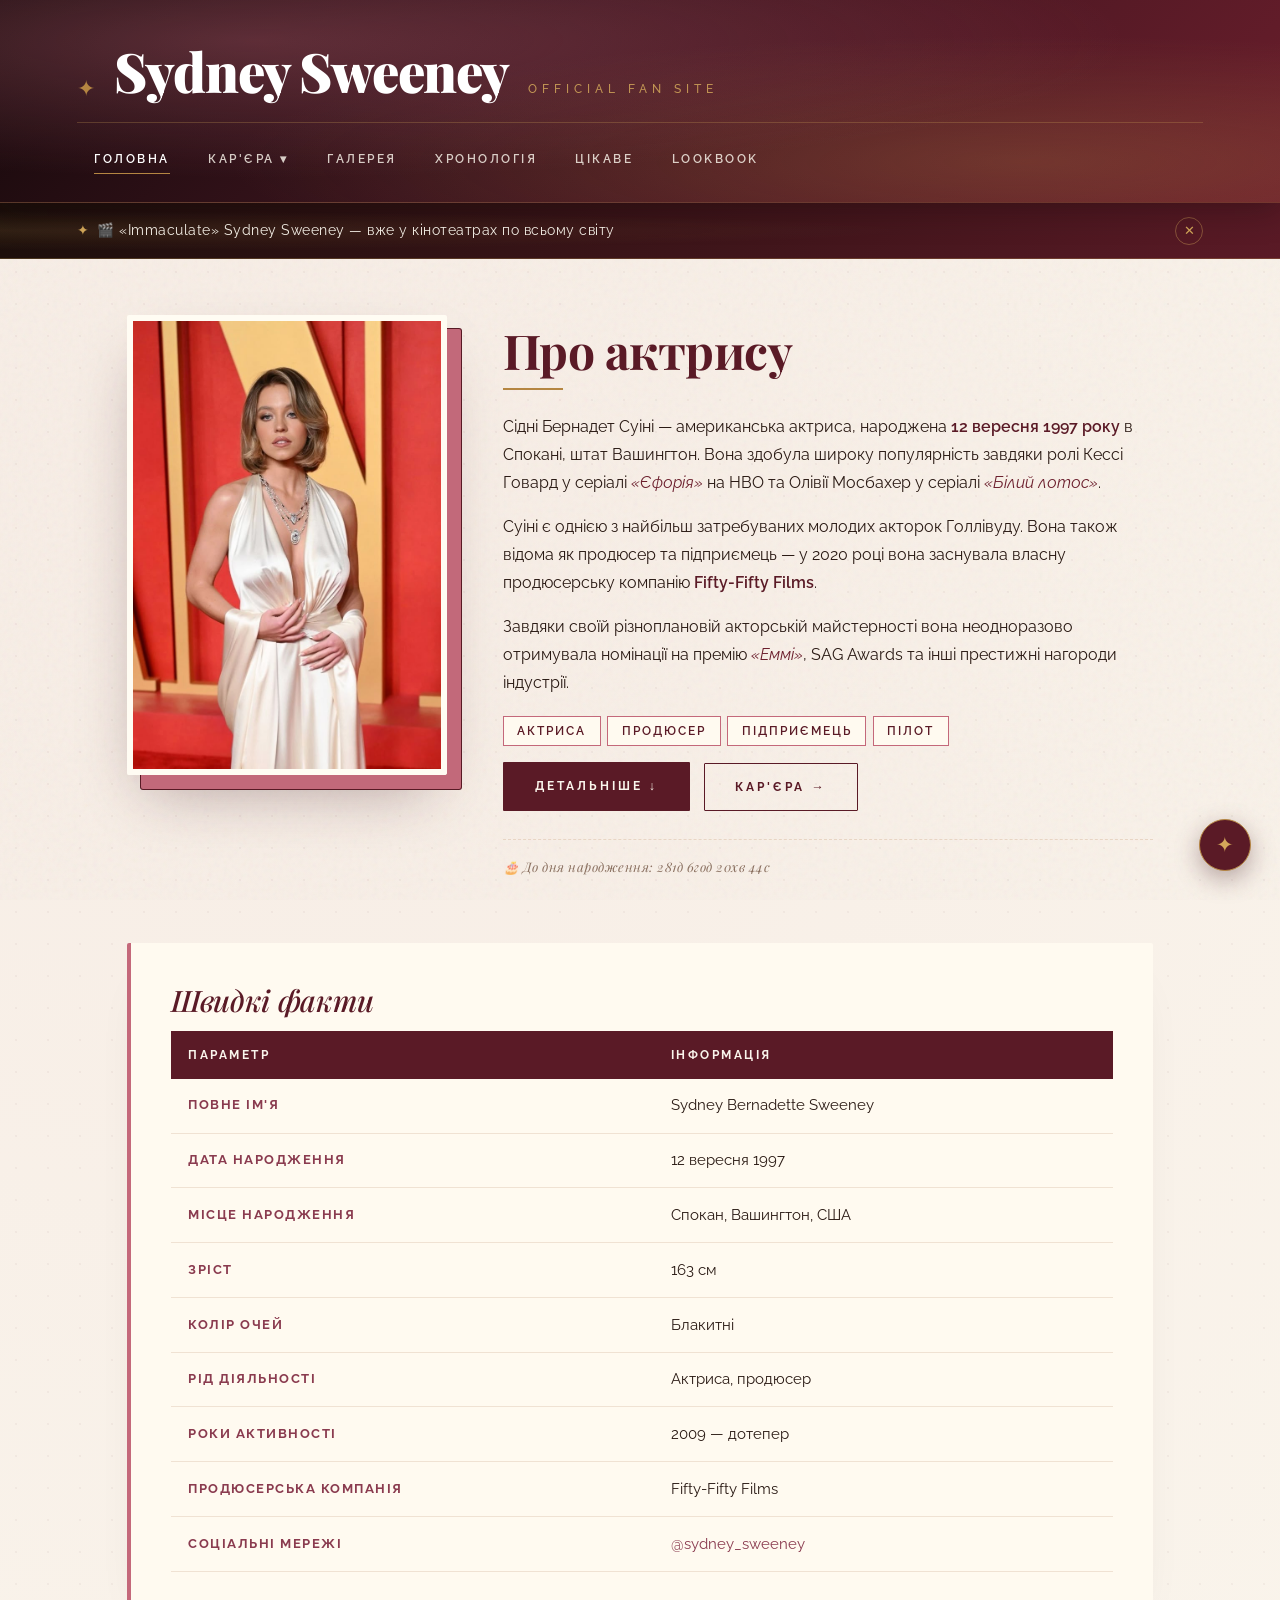
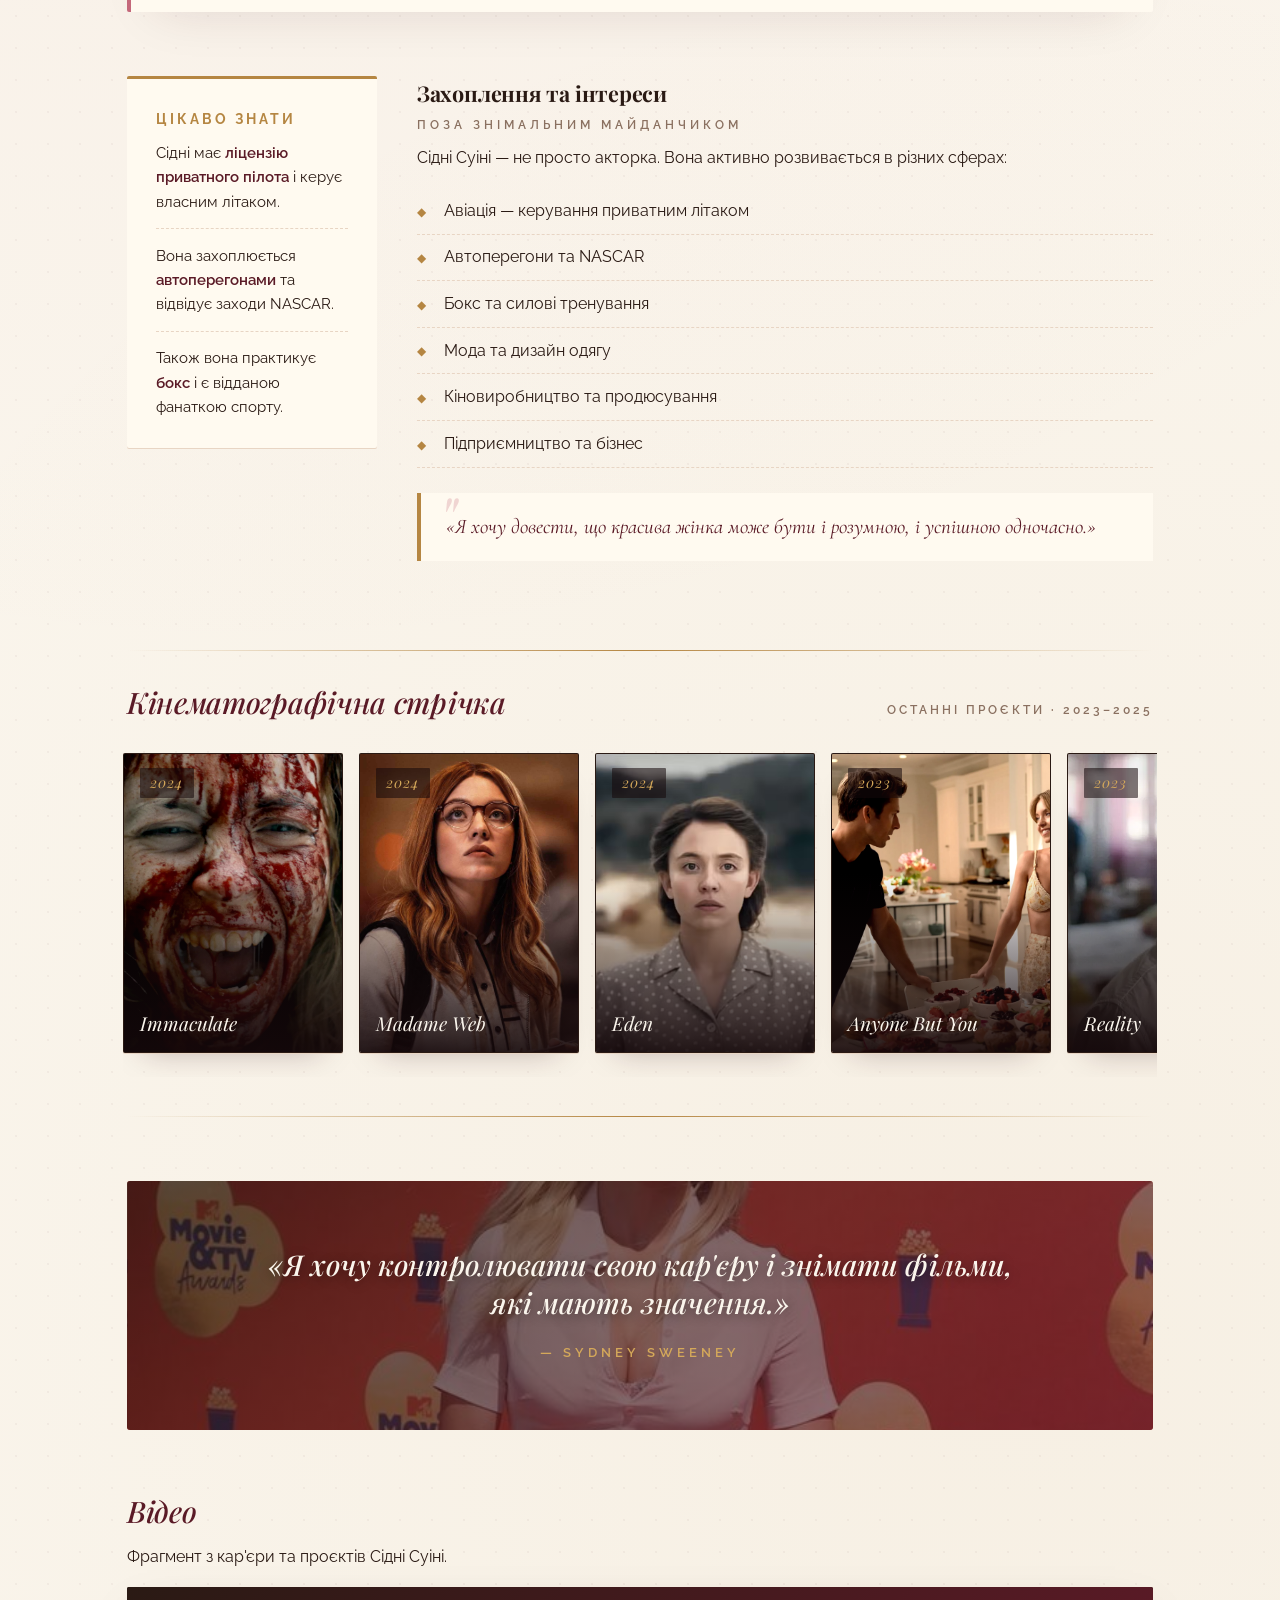
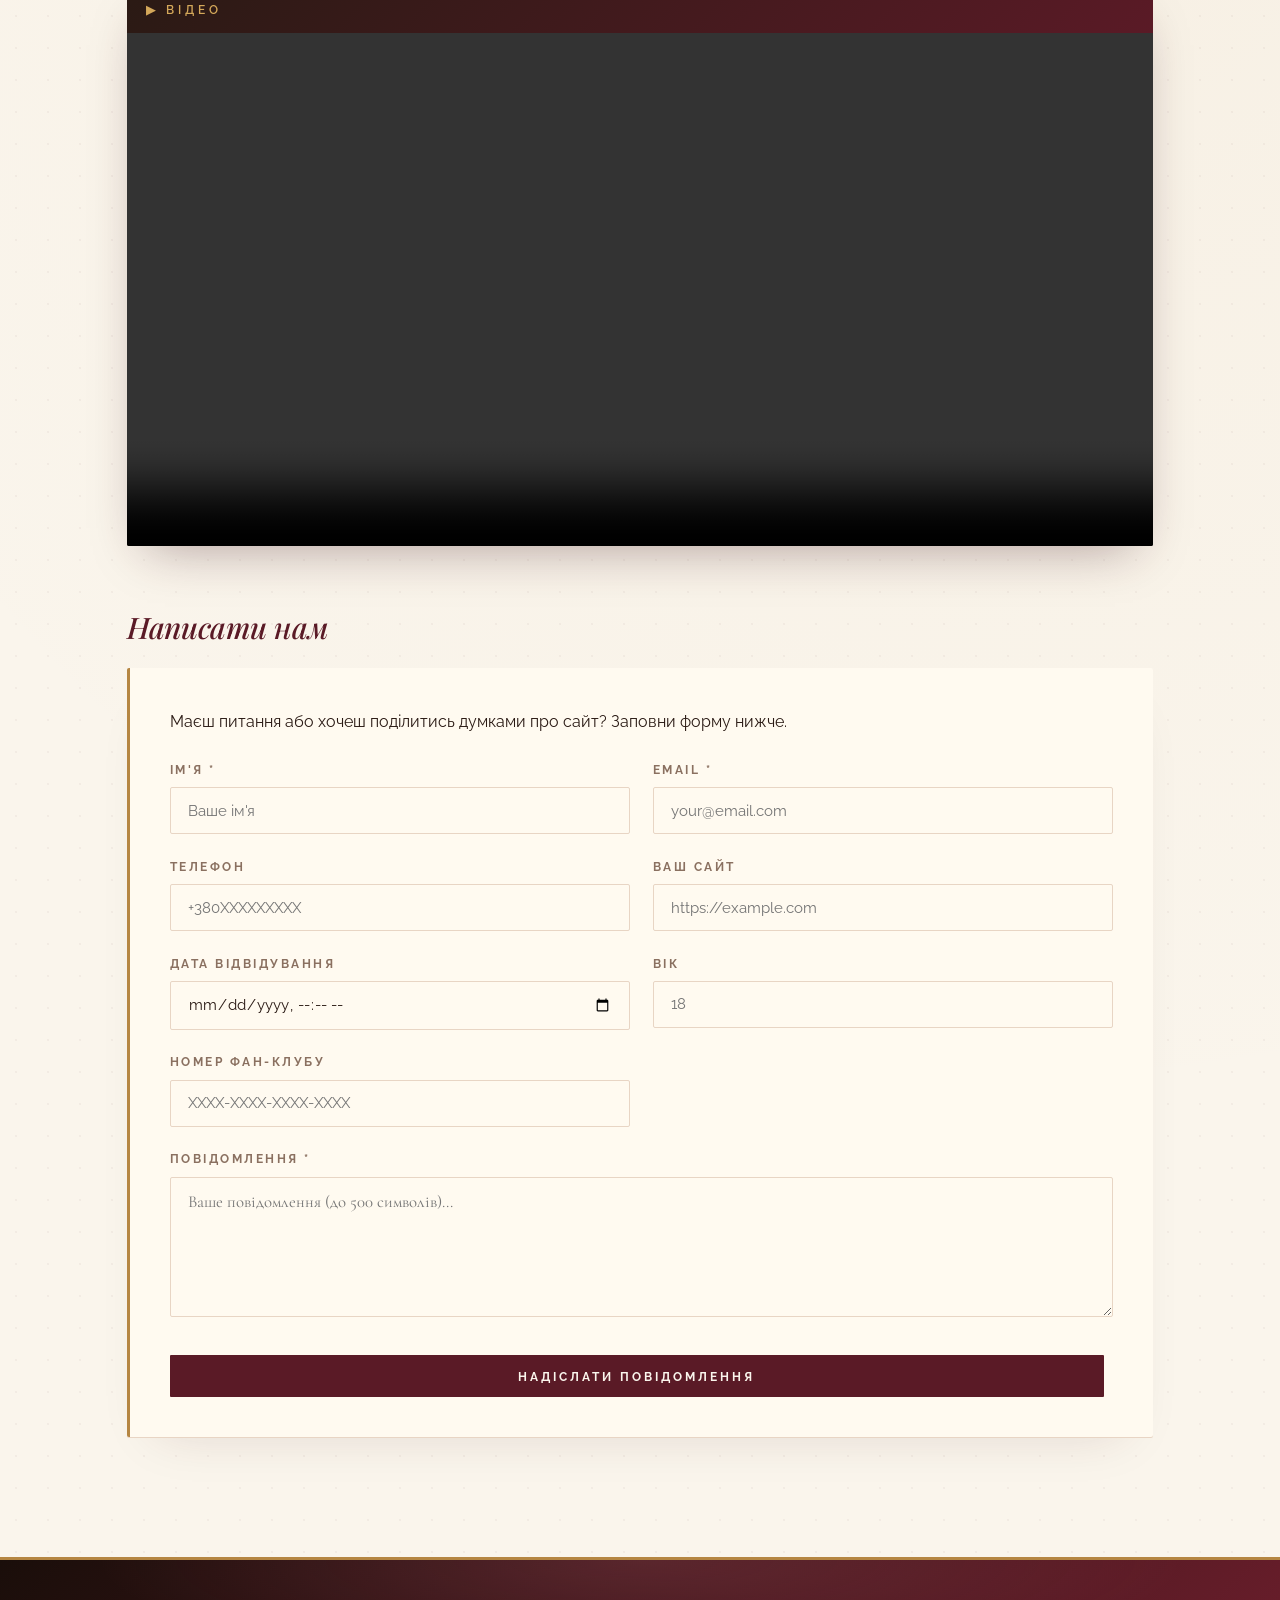
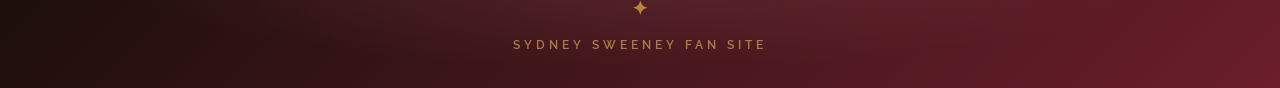
<file: index.html>
<!DOCTYPE html>
<html lang="uk">
<head>
    <meta charset="UTF-8">
    <meta name="viewport" content="width=device-width, initial-scale=1.0">
    <title>Кар'єра — Sydney Sweeney Fan Site</title>
    <link rel="stylesheet" href="style.css">
    <link rel="stylesheet" href="lab3/block1/05-fade-out-banner.css">
    <link rel="stylesheet" href="lab3/block3/09-countdown-timer.css">
</head>
<body>

<header>
    <div>
        <h1>Sydney Sweeney</h1>
        <p class="header-subtitle">Official Fan Site</p>
    </div>
    <nav>
        <ul class="nav-list">
            <li><a href="index.html" class="active">Головна</a></li>
            <li class="dropdown">
                <a href="career.html">Кар'єра ▾</a>
                <ul class="dropdown-menu">
                    <li><a href="career.html#filmography">Фільмографія</a></li>
                    <li><a href="career.html#awards">Нагороди</a></li>
                    <li><a href="career.html#roles">Найзначніші ролі</a></li>
                </ul>
            </li>
            <li><a href="gallery.html">Галерея</a></li>
            <li><a href="layout.html">Хронологія</a></li>
            <li><a href="extras.html">Цікаве</a></li>
            <li><a href="lab4.html">Lookbook</a></li>
        </ul>
    </nav>
</header>

<div id="promo-banner" style="background:var(--dark);color:var(--cream);padding:.65rem 5%;display:flex;align-items:center;justify-content:space-between;gap:1rem;font-size:.88rem;">
    <span>🎬 «Immaculate» Sydney Sweeney — вже у кінотеатрах по всьому світу</span>
    <button onclick="closeBanner()" style="background:none;border:1px solid rgba(255,255,255,.3);color:inherit;padding:.2rem .7rem;border-radius:4px;cursor:pointer;flex-shrink:0">✕</button>
</div>

<main>

    <section id="about">
        <div class="hero-content">
            <img src="images/Vanity Fair Oscar Party 2024/1.jpg"
                 alt="Sydney Sweeney"
                 class="hero-img"
                 id="main-photo">
            <div class="hero-text">
                <h2>Про актрису</h2>
                <p>Сідні Бернадет Суіні — американська актриса, народжена <strong>12 вересня 1997 року</strong> в Спокані, штат Вашингтон. Вона здобула широку популярність завдяки ролі Кессі Говард у серіалі <em>«Єфорія»</em> на HBO та Олівії Мосбахер у серіалі <em>«Білий лотос»</em>.</p>
                <p>Суіні є однією з найбільш затребуваних молодих акторок Голлівуду. Вона також відома як продюсер та підприємець — у 2020 році вона заснувала власну продюсерську компанію <strong>Fifty-Fifty Films</strong>.</p>
                <p>Завдяки своїй різноплановій акторській майстерності вона неодноразово отримувала номінації на премію <em>«Еммі»</em>, SAG Awards та інші престижні нагороди індустрії.</p>
                <div style="margin-top: 1rem;">
                    <span class="tag">Актриса</span>
                    <span class="tag">Продюсер</span>
                    <span class="tag">Підприємець</span>
                    <span class="tag">Пілот</span>
                </div>
                <a href="#facts" class="btn">Детальніше ↓</a>
                <a href="career.html" class="btn btn--outline">Кар'єра →</a>
                <div id="birthday-counter" style="margin-top:1.1rem;font-size:.82rem;color:var(--muted);font-family:monospace;"></div>
            </div>
        </div>
    </section>

    <section id="facts" class="facts-section">
        <h3>Швидкі факти</h3>
        <table class="info-table">
            <thead>
                <tr>
                    <th>Параметр</th>
                    <th>Інформація</th>
                </tr>
            </thead>
            <tbody>
                <tr><td>Повне ім'я</td><td>Sydney Bernadette Sweeney</td></tr>
                <tr><td>Дата народження</td><td>12 вересня 1997</td></tr>
                <tr><td>Місце народження</td><td>Спокан, Вашингтон, США</td></tr>
                <tr><td>Зріст</td><td>163 см</td></tr>
                <tr><td>Колір очей</td><td>Блакитні</td></tr>
                <tr><td>Рід діяльності</td><td>Актриса, продюсер</td></tr>
                <tr><td>Роки активності</td><td>2009 — дотепер</td></tr>
                <tr><td>Продюсерська компанія</td><td>Fifty-Fifty Films</td></tr>
                <tr><td>Соціальні мережі</td><td><a href="https://www.instagram.com/sydney_sweeney" target="_blank">@sydney_sweeney</a></td></tr>
            </tbody>
        </table>
    </section>

    <section id="interests" class="interests-section">
        <aside class="sidebar">
            <h5>Цікаво знати</h5>
            <p>Сідні має <strong>ліцензію приватного пілота</strong> і керує власним літаком.</p>
            <p>Вона захоплюється <strong>автоперегонами</strong> та відвідує заходи NASCAR.</p>
            <p>Також вона практикує <strong>бокс</strong> і є відданою фанаткою спорту.</p>
        </aside>
        <div class="interests-content">
            <h4>Захоплення та інтереси</h4>
            <h6>Поза знімальним майданчиком</h6>
            <p>Сідні Суіні — не просто акторка. Вона активно розвивається в різних сферах:</p>
            <ul class="styled-list">
                <li>Авіація — керування приватним літаком</li>
                <li>Автоперегони та NASCAR</li>
                <li>Бокс та силові тренування</li>
                <li>Мода та дизайн одягу</li>
                <li>Кіновиробництво та продюсування</li>
                <li>Підприємництво та бізнес</li>
            </ul>
            <div class="quote-block">«Я хочу довести, що красива жінка може бути і розумною, і успішною одночасно.»</div>
        </div>
    </section>

    <section id="reel" class="reel-section">
        <div class="reel-header">
            <h3>Кінематографічна стрічка</h3>
            <span class="reel-eyebrow">Останні проєкти · 2023–2025</span>
        </div>
        <div class="reel-scroll">
            <a href="gallery.html#archive" class="reel-card">
                <img src="images/Immaculate/1.webp" alt="Immaculate">
                <span class="reel-card__year">2024</span>
                <span class="reel-card__title">Immaculate</span>
            </a>
            <a href="gallery.html#archive" class="reel-card">
                <img src="images/Madame Web/1.jpg" alt="Madame Web">
                <span class="reel-card__year">2024</span>
                <span class="reel-card__title">Madame Web</span>
            </a>
            <a href="gallery.html#archive" class="reel-card">
                <img src="images/Eden/1.avif" alt="Eden">
                <span class="reel-card__year">2024</span>
                <span class="reel-card__title">Eden</span>
            </a>
            <a href="gallery.html#archive" class="reel-card">
                <img src="images/Anyone But You/1.webp" alt="Anyone But You">
                <span class="reel-card__year">2023</span>
                <span class="reel-card__title">Anyone But You</span>
            </a>
            <a href="gallery.html#archive" class="reel-card">
                <img src="images/Reality/1.webp" alt="Reality">
                <span class="reel-card__year">2023</span>
                <span class="reel-card__title">Reality</span>
            </a>
            <a href="gallery.html#archive" class="reel-card">
                <img src="images/Relentless/1.png" alt="Relentless">
                <span class="reel-card__year">2025</span>
                <span class="reel-card__title">Relentless</span>
            </a>
            <a href="gallery.html#archive" class="reel-card">
                <img src="images/Emmy Awards 2025/sydney-sweeny-2025-emmys-091425-bd17f99cb0db44988bd9a5207a7a3ac9.jpg" alt="Emmy 2025">
                <span class="reel-card__year">2025</span>
                <span class="reel-card__title">Emmy Awards</span>
            </a>
            <a href="gallery.html#archive" class="reel-card">
                <img src="images/People’s Choice Awards 2024/2.jpg" alt="People's Choice 2024">
                <span class="reel-card__year">2024</span>
                <span class="reel-card__title">People's Choice</span>
            </a>
        </div>
    </section>

    <div class="bg-banner" style="background-image: url('images/Miu Miu/1.jpg');">
        <div class="bg-banner-overlay">
            <blockquote>«Я хочу контролювати свою кар'єру і знімати фільми, які мають значення.»</blockquote>
            <cite>— Sydney Sweeney</cite>
        </div>
    </div>

    <section id="video" class="video-section">
        <h3>Відео</h3>
        <p>Фрагмент з кар'єри та проєктів Сідні Суіні.</p>
        <div class="video-wrap">
            <div class="video-label">▶ Відео</div>
            <video controls width="100%">
                <source src="videos/base.mp4" type="video/mp4">
                Ваш браузер не підтримує відтворення відео.
            </video>
        </div>
    </section>

    <section id="contact">
        <h3>Написати нам</h3>
        <article>
            <p>Маєш питання або хочеш поділитись думками про сайт? Заповни форму нижче.</p>
            <form action="#" method="post" style="margin-top: 1.5rem;">
                <div class="form-grid">
                    <div class="form-group">
                        <label for="f-name">Ім'я *</label>
                        <input type="text" id="f-name" name="name" required placeholder="Ваше ім'я" minlength="2" maxlength="50">
                    </div>
                    <div class="form-group">
                        <label for="f-email">Email *</label>
                        <input type="email" id="f-email" name="email" required placeholder="your@email.com">
                    </div>
                    <div class="form-group">
                        <label for="f-tel">Телефон</label>
                        <input type="tel" id="f-tel" name="phone" placeholder="+380XXXXXXXXX" pattern="[+][0-9]{10,13}">
                    </div>
                    <div class="form-group">
                        <label for="f-url">Ваш сайт</label>
                        <input type="url" id="f-url" name="website" placeholder="https://example.com">
                    </div>
                    <div class="form-group">
                        <label for="f-date">Дата відвідування</label>
                        <input type="datetime-local" id="f-date" name="visit_date" min="2024-01-01T00:00" max="2026-12-31T23:59">
                    </div>
                    <div class="form-group">
                        <label for="f-age">Вік</label>
                        <input type="number" id="f-age" name="age" placeholder="18" min="10" max="100" step="1">
                    </div>
                    <div class="contact__group">
                        <label for="f-fan-id">Номер фан-клубу</label>
                        <input type="text" id="f-fan-id" name="fan_id" placeholder="XXXX-XXXX-XXXX-XXXX">
                    </div>
                    <div class="contact__group contact__group--full">
                        <label for="f-msg">Повідомлення *</label>
                        <textarea id="f-msg" name="message" required maxlength="500" placeholder="Ваше повідомлення (до 500 символів)..."></textarea>
                    </div>
                    <div class="form-group full">
                        <button type="submit" class="btn">Надіслати повідомлення</button>
                    </div>
                </div>
            </form>
        </article>
    </section>

</main>

<footer>
    <p>Sydney Sweeney Fan Site</p>
</footer>

<div class="fixed-badge" title="До гори сторінки" onclick="window.scrollTo({top:0,behavior:'smooth'})">✦</div>

<script src="lab3/block1/05-fade-out-banner.js"></script>
<script src="lab3/block3/09-countdown-timer.js"></script>
<script src="lab3/block3/04-credit-card-regex.js"></script>

</body>
</html>
</file>
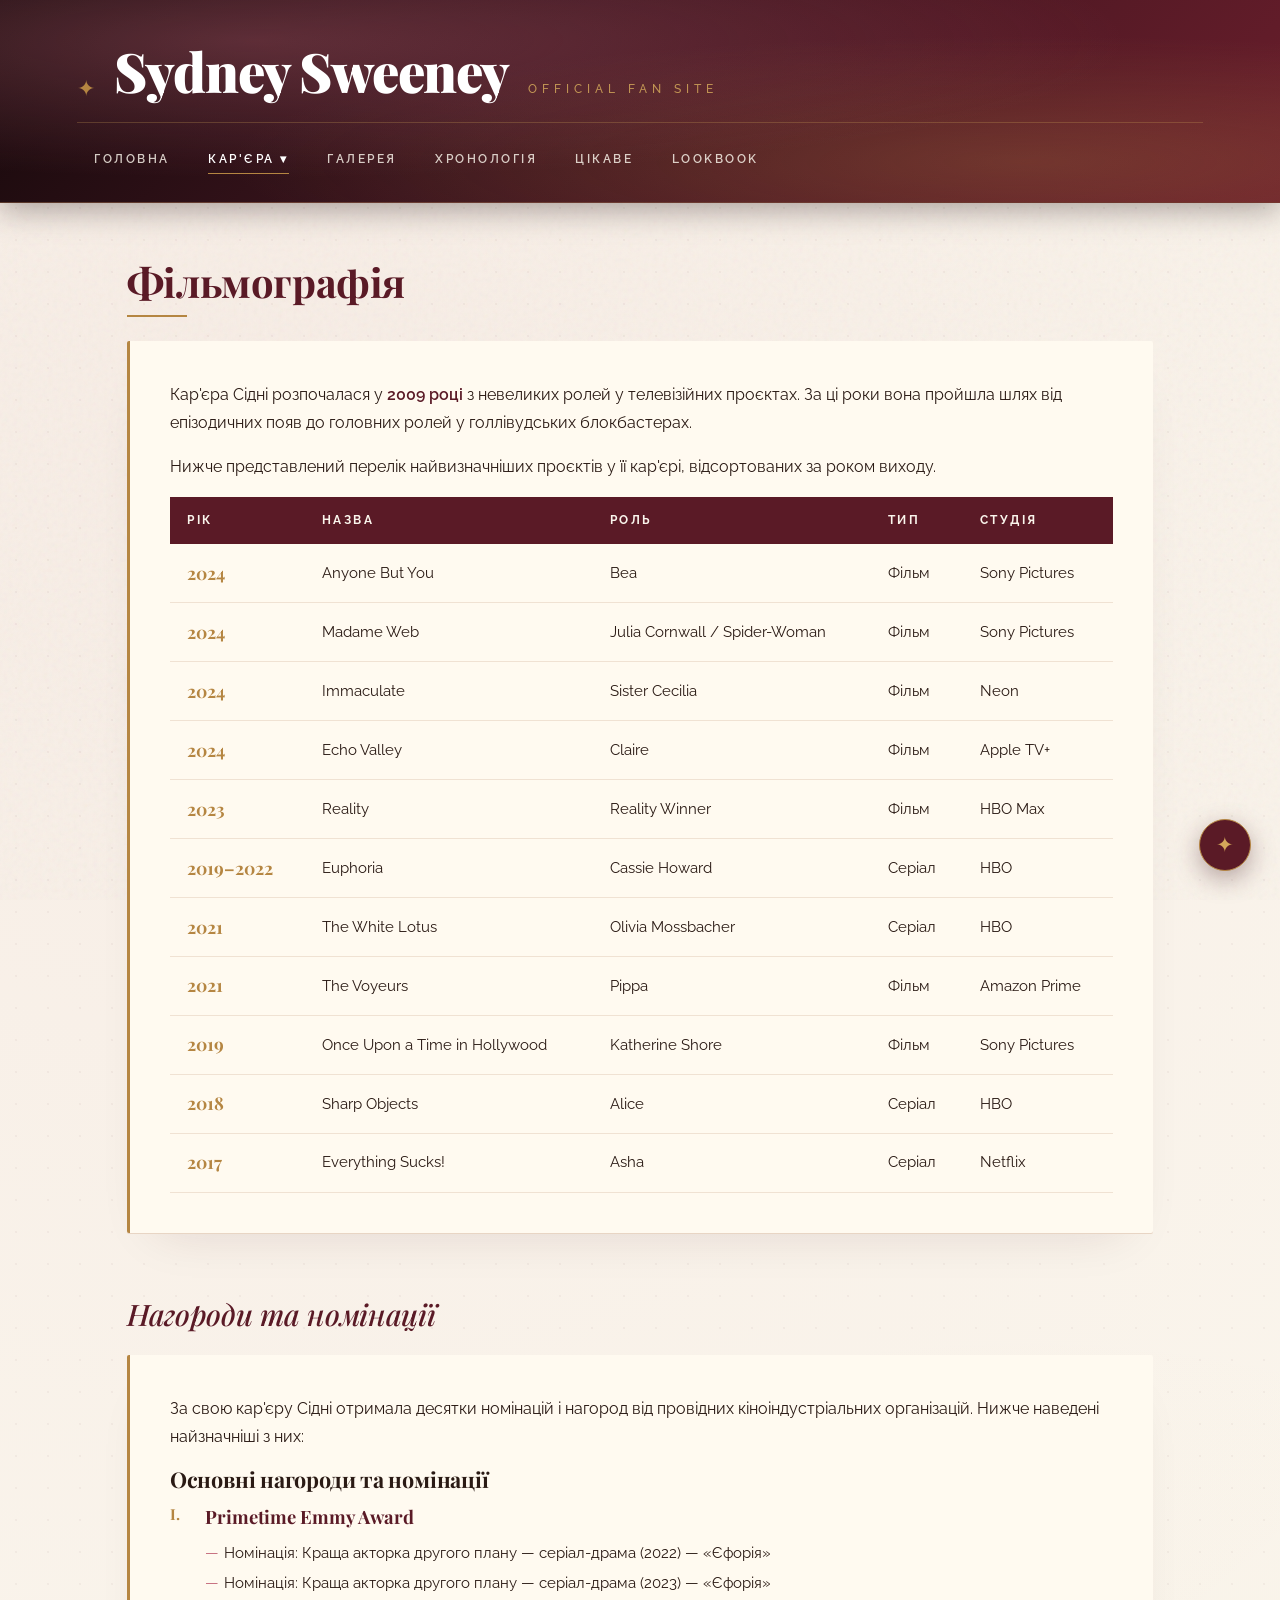
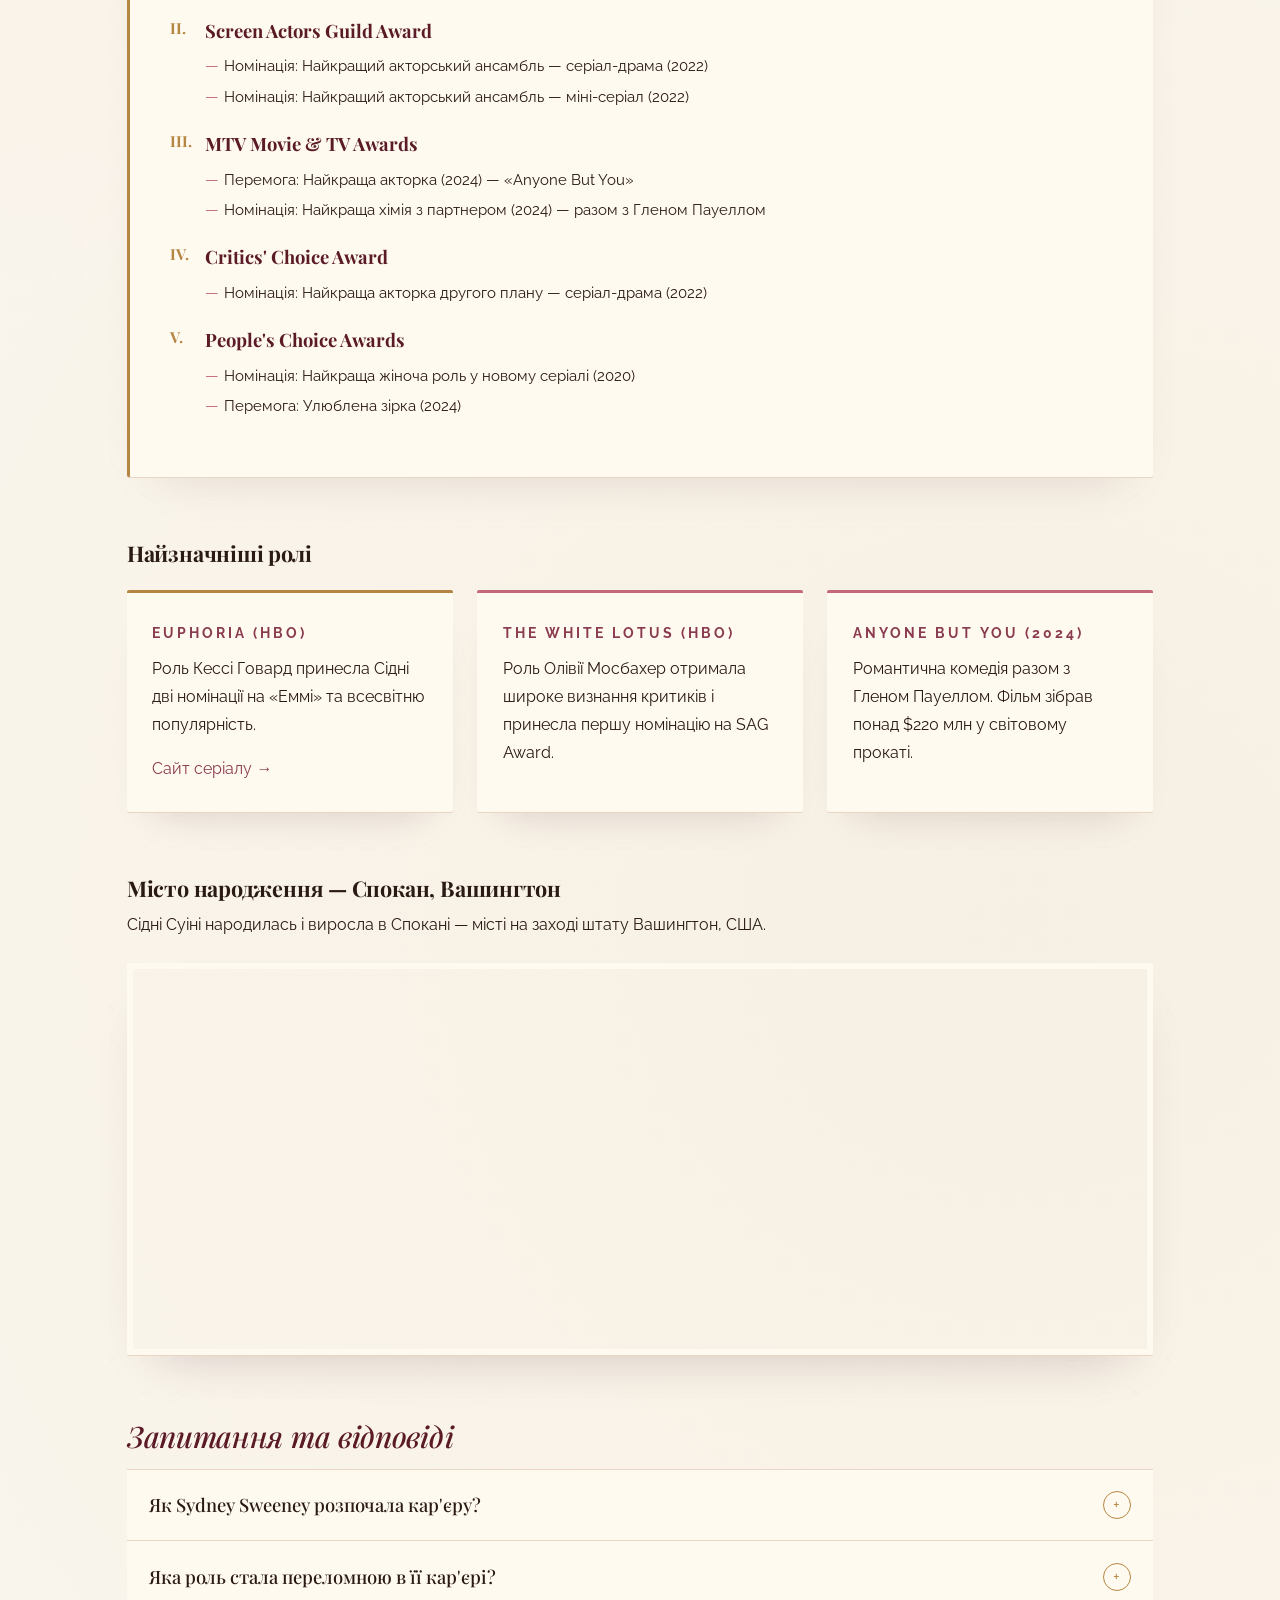
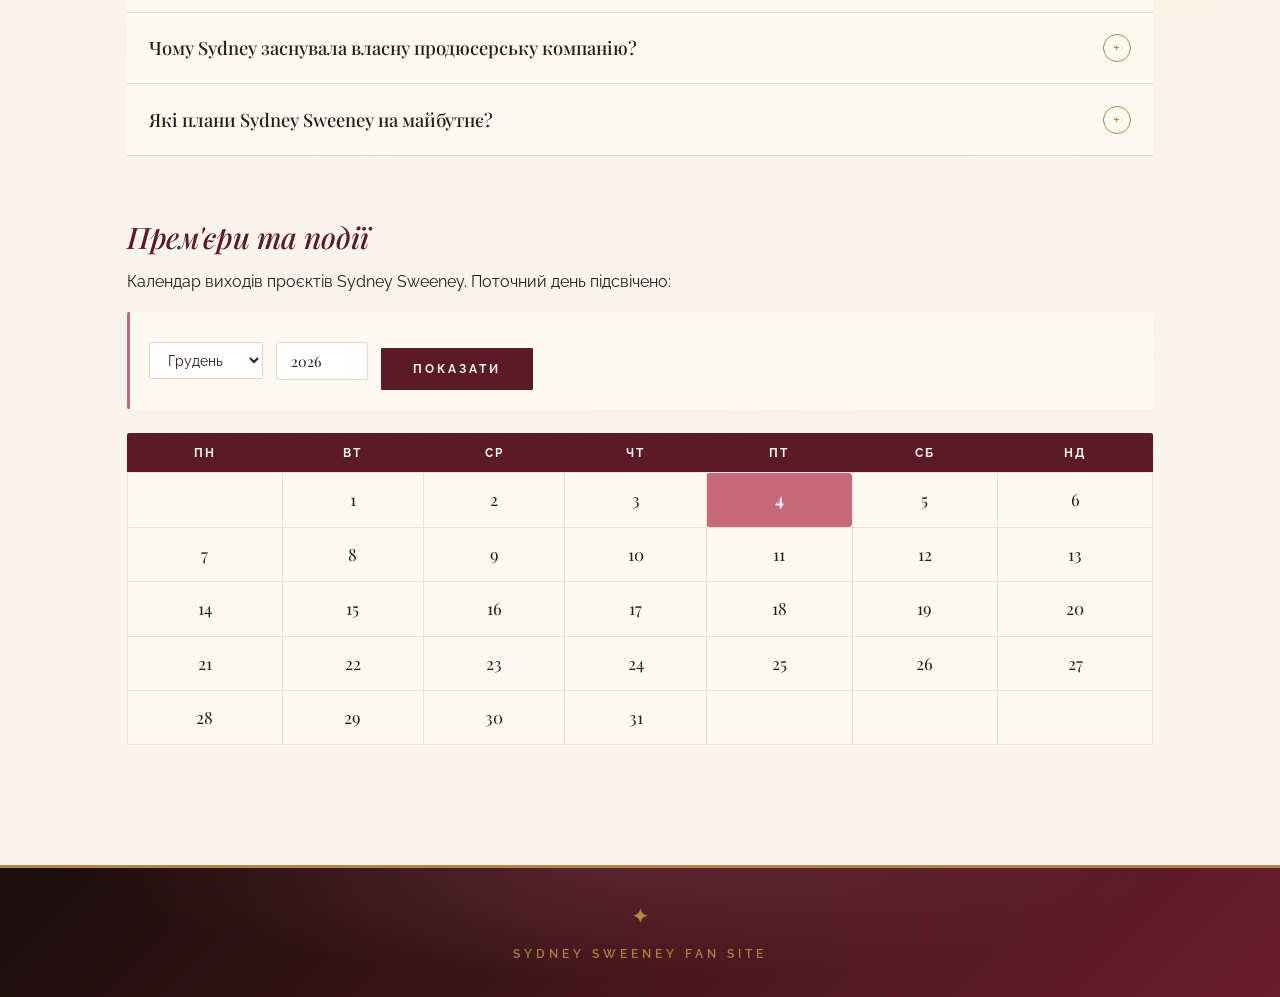
<file: career.html>
<!DOCTYPE html>
<html lang="uk">
<head>
    <meta charset="UTF-8">
    <meta name="viewport" content="width=device-width, initial-scale=1.0">
    <title>Кар'єра — Sydney Sweeney Fan Site</title>
    <link rel="stylesheet" href="style.css">
    <link rel="stylesheet" href="lab3/block2/08-calendar-table.css">
</head>
<body>

<header>
    <div>
        <h1>Sydney Sweeney</h1>
        <p class="header-subtitle">Official Fan Site</p>
    </div>
    <nav>
        <ul class="nav-list">
            <li><a href="index.html">Головна</a></li>
            <li class="dropdown">
                <a href="career.html" class="active">Кар'єра ▾</a>
                <ul class="dropdown-menu">
                    <li><a href="#filmography">Фільмографія</a></li>
                    <li><a href="#awards">Нагороди</a></li>
                    <li><a href="#roles">Найзначніші ролі</a></li>
                </ul>
            </li>
            <li><a href="gallery.html">Галерея</a></li>
            <li><a href="layout.html">Хронологія</a></li>
            <li><a href="extras.html">Цікаве</a></li>
            <li><a href="lab4.html">Lookbook</a></li>
        </ul>
    </nav>
</header>

<main>

    <section id="filmography">
        <h2>Фільмографія</h2>
        <article>
            <p>Кар'єра Сідні розпочалася у <strong>2009 році</strong> з невеликих ролей у телевізійних проєктах. За ці роки вона пройшла шлях від епізодичних появ до головних ролей у голлівудських блокбастерах.</p>
            <p>Нижче представлений перелік найвизначніших проєктів у її кар'єрі, відсортованих за роком виходу.</p>
            <table class="filmography-table">
                <thead>
                    <tr>
                        <th>Рік</th>
                        <th>Назва</th>
                        <th>Роль</th>
                        <th>Тип</th>
                        <th>Студія</th>
                    </tr>
                </thead>
                <tbody>
                    <tr><td>2024</td><td>Anyone But You</td><td>Bea</td><td>Фільм</td><td>Sony Pictures</td></tr>
                    <tr><td>2024</td><td>Madame Web</td><td>Julia Cornwall / Spider-Woman</td><td>Фільм</td><td>Sony Pictures</td></tr>
                    <tr><td>2024</td><td>Immaculate</td><td>Sister Cecilia</td><td>Фільм</td><td>Neon</td></tr>
                    <tr><td>2024</td><td>Echo Valley</td><td>Claire</td><td>Фільм</td><td>Apple TV+</td></tr>
                    <tr><td>2023</td><td>Reality</td><td>Reality Winner</td><td>Фільм</td><td>HBO Max</td></tr>
                    <tr><td>2019–2022</td><td>Euphoria</td><td>Cassie Howard</td><td>Серіал</td><td>HBO</td></tr>
                    <tr><td>2021</td><td>The White Lotus</td><td>Olivia Mossbacher</td><td>Серіал</td><td>HBO</td></tr>
                    <tr><td>2021</td><td>The Voyeurs</td><td>Pippa</td><td>Фільм</td><td>Amazon Prime</td></tr>
                    <tr><td>2019</td><td>Once Upon a Time in Hollywood</td><td>Katherine Shore</td><td>Фільм</td><td>Sony Pictures</td></tr>
                    <tr><td>2018</td><td>Sharp Objects</td><td>Alice</td><td>Серіал</td><td>HBO</td></tr>
                    <tr><td>2017</td><td>Everything Sucks!</td><td>Asha</td><td>Серіал</td><td>Netflix</td></tr>
                </tbody>
            </table>
        </article>
    </section>

    <section id="awards">
        <h3>Нагороди та номінації</h3>
        <article>
            <p>За свою кар'єру Сідні отримала десятки номінацій і нагород від провідних кіноіндустріальних організацій. Нижче наведені найзначніші з них:</p>
            <h4>Основні нагороди та номінації</h4>
            <ol class="awards-list">
                <li>
                    Primetime Emmy Award
                    <ul>
                        <li>Номінація: Краща акторка другого плану — серіал-драма (2022) — «Єфорія»</li>
                        <li>Номінація: Краща акторка другого плану — серіал-драма (2023) — «Єфорія»</li>
                    </ul>
                </li>
                <li>
                    Screen Actors Guild Award
                    <ul>
                        <li>Номінація: Найкращий акторський ансамбль — серіал-драма (2022)</li>
                        <li>Номінація: Найкращий акторський ансамбль — міні-серіал (2022)</li>
                    </ul>
                </li>
                <li>
                    MTV Movie &amp; TV Awards
                    <ul>
                        <li>Перемога: Найкраща акторка (2024) — «Anyone But You»</li>
                        <li>Номінація: Найкраща хімія з партнером (2024) — разом з Гленом Пауеллом</li>
                    </ul>
                </li>
                <li>
                    Critics' Choice Award
                    <ul>
                        <li>Номінація: Найкраща акторка другого плану — серіал-драма (2022)</li>
                    </ul>
                </li>
                <li>
                    People's Choice Awards
                    <ul>
                        <li>Номінація: Найкраща жіноча роль у новому серіалі (2020)</li>
                        <li>Перемога: Улюблена зірка (2024)</li>
                    </ul>
                </li>
            </ol>
        </article>
    </section>

    <section id="roles">
        <h4>Найзначніші ролі</h4>
        <div class="roles-grid">
            <div class="role-card" id="euphoria-card">
                <h5>Euphoria (HBO)</h5>
                <p>Роль Кессі Говард принесла Сідні дві номінації на «Еммі» та всесвітню популярність.</p>
                <a href="https://www.hbo.com/euphoria" target="_blank">Сайт серіалу →</a>
            </div>
            <div class="role-card">
                <h5>The White Lotus (HBO)</h5>
                <p>Роль Олівії Мосбахер отримала широке визнання критиків і принесла першу номінацію на SAG Award.</p>
            </div>
            <div class="role-card">
                <h5>Anyone But You (2024)</h5>
                <p>Романтична комедія разом з Гленом Пауеллом. Фільм зібрав понад $220 млн у світовому прокаті.</p>
            </div>
        </div>
    </section>

    <section id="birthplace">
        <h4>Місто народження — Спокан, Вашингтон</h4>
        <p>Сідні Суіні народилась і виросла в Спокані — місті на заході штату Вашингтон, США.</p>
        <div class="iframe-wrap">
            <iframe
                src="https://www.google.com/maps/embed?pb=!1m18!1m12!1m3!1d164707.87529869272!2d-117.55391000000001!3d47.65587!2m3!1f0!2f0!3f0!3m2!1i1024!2i768!4f13.1!3m3!1m2!1s0x549e185d04f35c47%3A0xf18c34c4c6d5ec94!2sSpokane%2C%20WA%2C%20USA!5e0!3m2!1suk!2sua!4v1712000000000!5m2!1suk!2sua"
                height="380"
                loading="lazy"
                allowfullscreen
                title="Спокан — місто народження Sydney Sweeney">
            </iframe>
        </div>
    </section>

    <section id="faq">
        <h3>Запитання та відповіді</h3>
        <div class="accordion">

            <div class="accordion__item">
                <input type="checkbox" id="faq-1" class="accordion__toggle">
                <label for="faq-1" class="accordion__header">
                    Як Sydney Sweeney розпочала кар'єру?
                    <i class="accordion__icon">+</i>
                </label>
                <div class="accordion__body">
                    <p>Sydney почала зніматись у дитинстві — перші ролі з'явились у 2009 році. Щоб переконати батьків дозволити їй акторську кар'єру, вона підготувала бізнес-план у 12 років. Перші роки були присвячені невеликим ролям у серіалах і незалежних фільмах.</p>
                </div>
            </div>

            <div class="accordion__item">
                <input type="checkbox" id="faq-2" class="accordion__toggle">
                <label for="faq-2" class="accordion__header">
                    Яка роль стала переломною в її кар'єрі?
                    <i class="accordion__icon">+</i>
                </label>
                <div class="accordion__body">
                    <p>Переломною стала роль Кессі Говард у серіалі «Єфорія» (HBO, 2019). Завдяки цій роботі Sydney отримала дві номінації на Emmy Award і стала однією з найбільш обговорюваних акторок свого покоління. Паралельно роль Олівії у «Білому лотосі» (2021) зміцнила її репутацію серйозної драматичної акторки.</p>
                </div>
            </div>

            <div class="accordion__item">
                <input type="checkbox" id="faq-3" class="accordion__toggle">
                <label for="faq-3" class="accordion__header">
                    Чому Sydney заснувала власну продюсерську компанію?
                    <i class="accordion__icon">+</i>
                </label>
                <div class="accordion__body">
                    <p>У 2020 році Sydney заснувала Fifty-Fifty Films, прагнучи самостійно обирати проєкти та розповідати жіночі історії. «Я хочу мати контроль над своєю кар'єрою», — пояснює вона. Компанія вже продюсувала «Immaculate» (2024), де Sydney одночасно зіграла головну роль.</p>
                </div>
            </div>

            <div class="accordion__item">
                <input type="checkbox" id="faq-4" class="accordion__toggle">
                <label for="faq-4" class="accordion__header">
                    Які плани Sydney Sweeney на майбутнє?
                    <i class="accordion__icon">+</i>
                </label>
                <div class="accordion__body">
                    <p>Sydney активно розширює свою присутність у Голлівуді як акторка та продюсер. Вона продовжує шукати різноманітні ролі — від романтичних комедій до горорів та драм. Також розвивається її бізнес-напрямок: компанія Fifty-Fifty Films готує нові проєкти.</p>
                </div>
            </div>

        </div>
    </section>

    <section id="premieres">
        <h3>Прем'єри та події</h3>
        <p>Календар виходів проєктів Sydney Sweeney. Поточний день підсвічено:</p>
        <div class="calendar-controls">
            <select id="cal-month" class="cal-input">
                <option value="1">Січень</option><option value="2">Лютий</option><option value="3">Березень</option>
                <option value="4">Квітень</option><option value="5">Травень</option><option value="6">Червень</option>
                <option value="7">Липень</option><option value="8">Серпень</option><option value="9">Вересень</option>
                <option value="10">Жовтень</option><option value="11">Листопад</option><option value="12">Грудень</option>
            </select>
            <input id="cal-year" type="number" value="2026" min="2020" max="2030" class="cal-input cal-input--year">
            <button class="btn" onclick="showCalendar()">Показати</button>
        </div>
        <div id="cal-output" class="cal-output"></div>
    </section>

</main>

<footer>
    <p>Sydney Sweeney Fan Site</p>
</footer>

<div class="fixed-badge" title="До гори сторінки" onclick="window.scrollTo({top:0,behavior:'smooth'})">✦</div>

<script src="lab3/block2/08-calendar-table.js"></script>

</body>
</html>
</file>
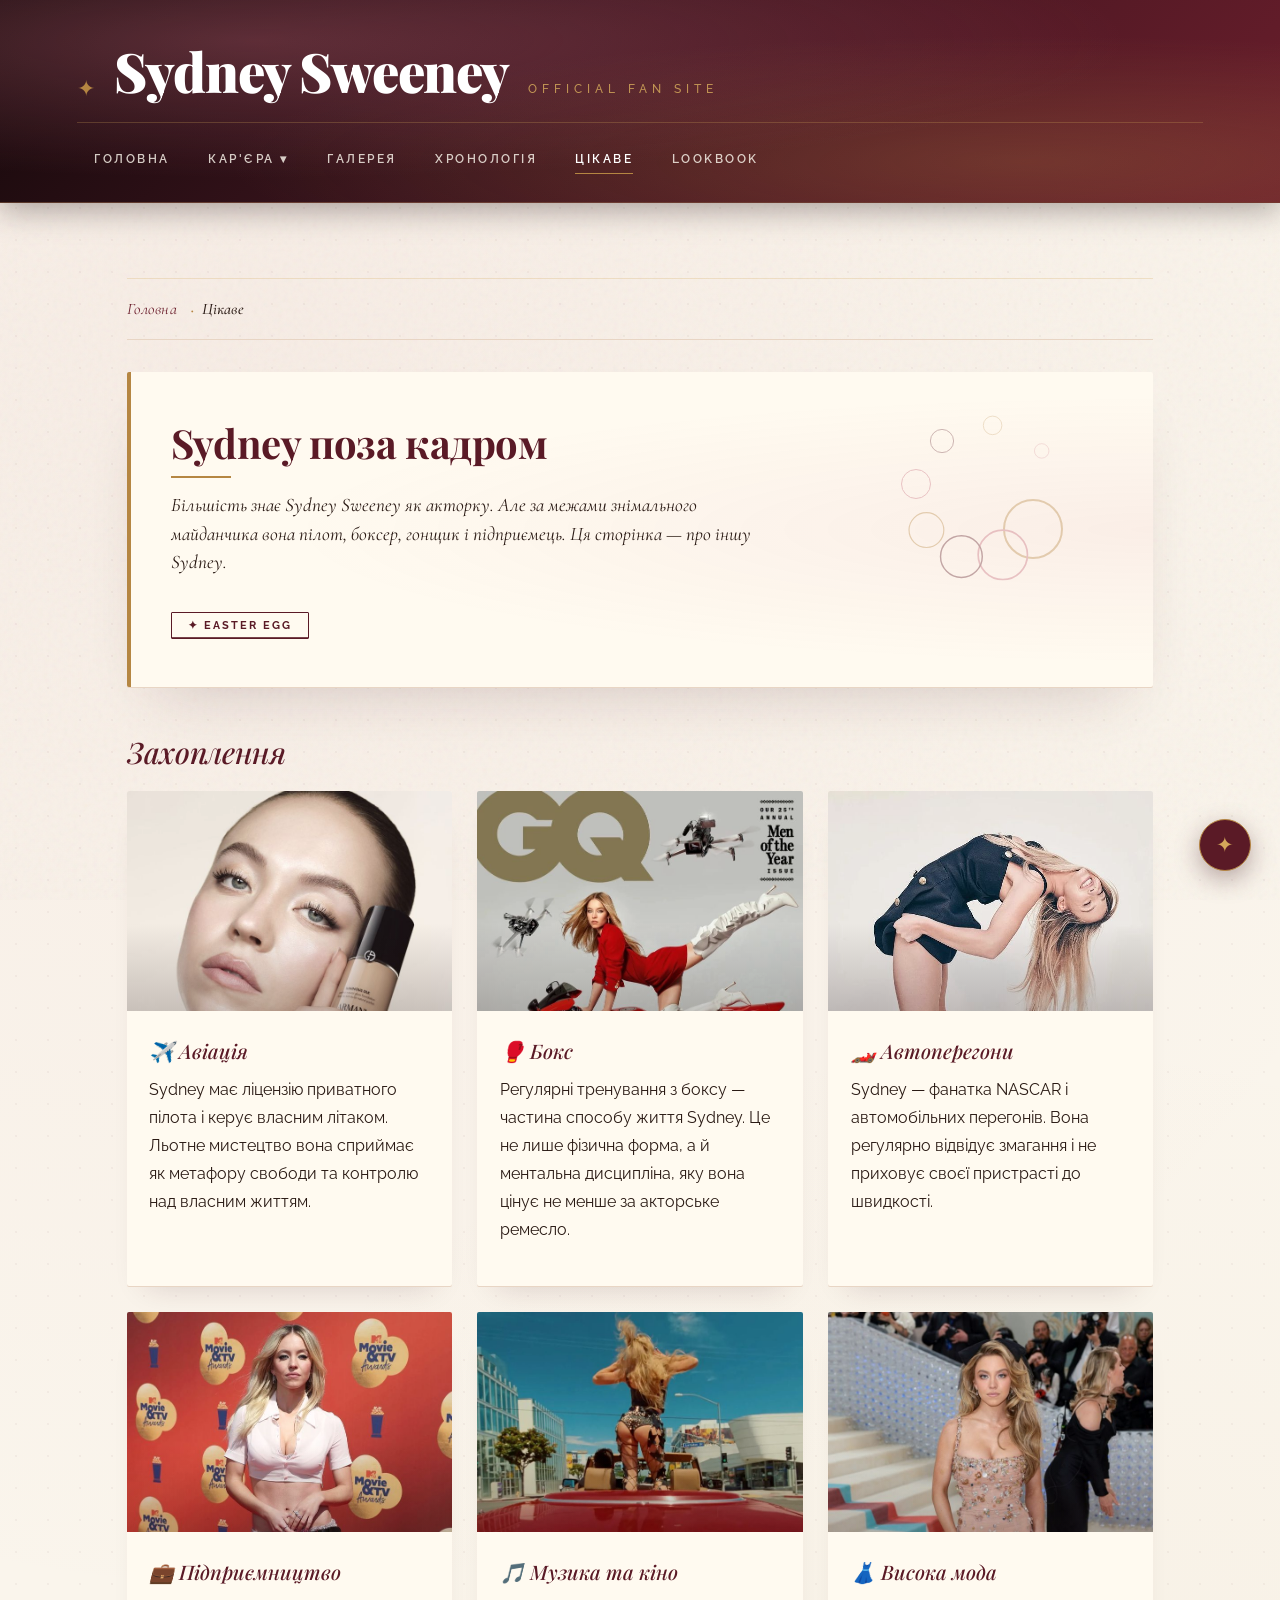
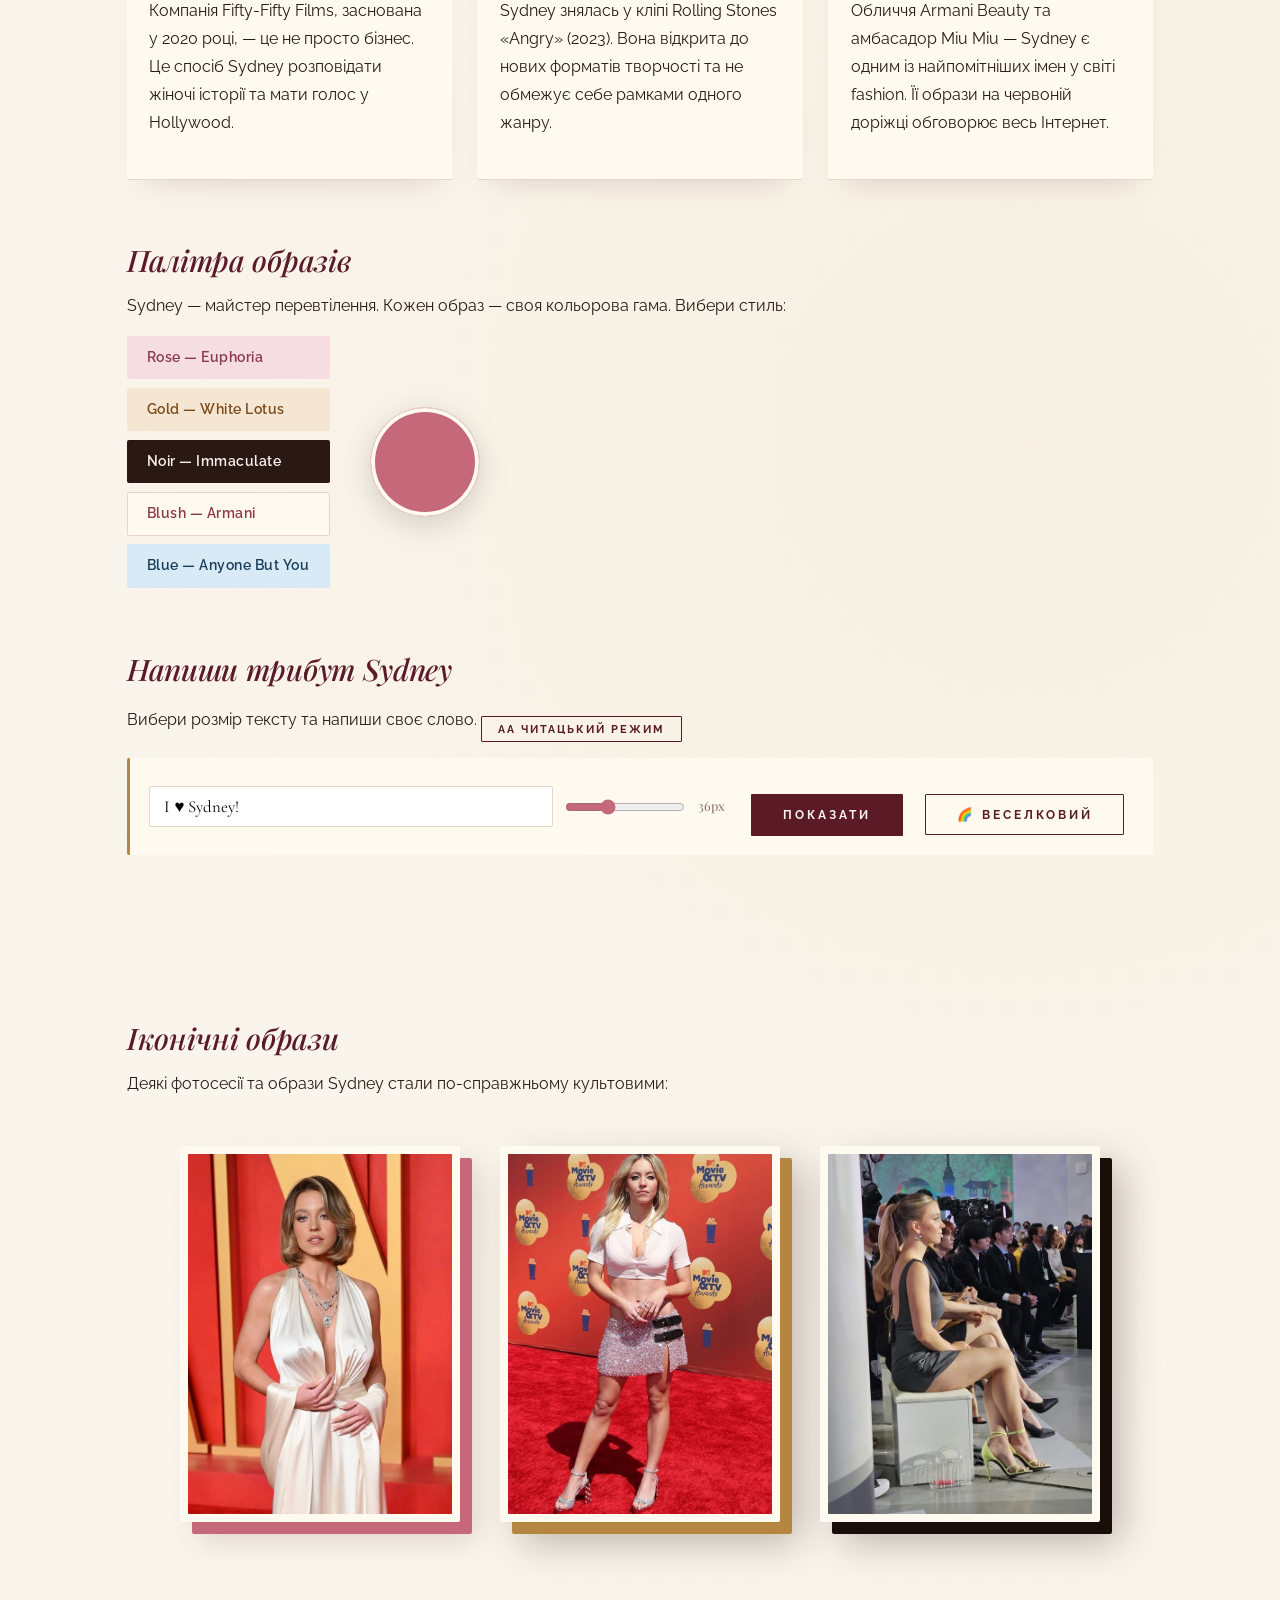
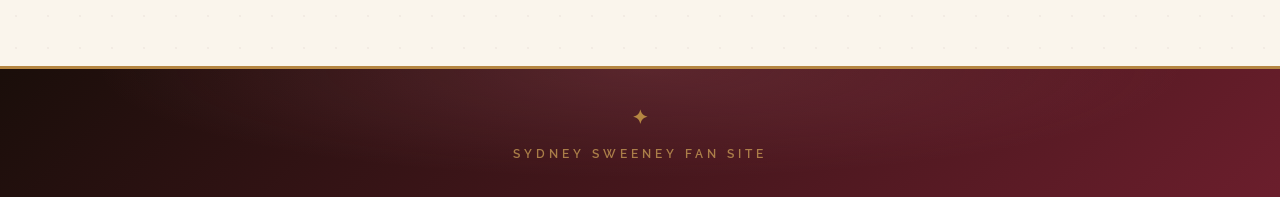
<file: extras.html>
<!DOCTYPE html>
<html lang="uk">
<head>
    <meta charset="UTF-8">
    <meta name="viewport" content="width=device-width, initial-scale=1.0">
    <title>Цікаве — Sydney Sweeney Fan Site</title>
    <link rel="stylesheet" href="style.css">
    <link rel="stylesheet" href="lab3/block1/01-font-size-function.css">
    <link rel="stylesheet" href="lab3/block1/02-roaming-image.css">
    <link rel="stylesheet" href="lab3/block2/03-color-palette.css">
</head>
<body>

<header>
    <div>
        <h1>Sydney Sweeney</h1>
        <p class="header-subtitle">Official Fan Site</p>
    </div>
    <nav>
        <ul class="nav-list">
            <li><a href="index.html">Головна</a></li>
            <li class="dropdown">
                <a href="career.html">Кар'єра ▾</a>
                <ul class="dropdown-menu">
                    <li><a href="career.html#filmography">Фільмографія</a></li>
                    <li><a href="career.html#awards">Нагороди</a></li>
                    <li><a href="career.html#roles">Найзначніші ролі</a></li>
                </ul>
            </li>
            <li><a href="gallery.html">Галерея</a></li>
            <li><a href="layout.html">Хронологія</a></li>
            <li><a href="extras.html" class="active">Цікаве</a></li>
            <li><a href="lab4.html">Lookbook</a></li>
        </ul>
    </nav>
</header>

<main>

    <nav aria-label="Хлібні крихти">
        <ol class="breadcrumbs">
            <li class="breadcrumbs__item"><a href="index.html" class="breadcrumbs__link">Головна</a></li>
            <li class="breadcrumbs__item breadcrumbs__item--current" aria-current="page">Цікаве</li>
        </ol>
    </nav>
    <div class="extras-hero">
        <div class="extras-hero__text">
            <h2>Sydney поза кадром</h2>
            <p>Більшість знає Sydney Sweeney як акторку. Але за межами знімального майданчика вона пілот, боксер, гонщик і підприємець. Ця сторінка — про іншу Sydney.</p>
            <button class="btn btn--outline btn--small easter-egg" onclick="toggleRoaming()" id="roaming-btn">✦ Easter egg</button>
        </div>
        <div class="extras-hero__spiral" aria-hidden="true">
            <div class="spiral" style="width:200px; height:200px;">
                <i></i><i></i><i></i><i></i>
                <i></i><i></i><i></i><i></i>
            </div>
        </div>
    </div>
    <section id="hobbies">
        <h3>Захоплення</h3>
        <div class="hobbies-grid">

            <div class="hobby-card">
                <div class="hobby-card__img">
                    <img src="images/Armani Beauty/1.jpg" alt="Sydney Sweeney — Мода">
                </div>
                <div class="hobby-card__body">
                    <div class="hobby-card__title">✈️ Авіація</div>
                    <p>Sydney має ліцензію приватного пілота і керує власним літаком. Льотне мистецтво вона сприймає як метафору свободи та контролю над власним життям.</p>
                </div>
            </div>

            <div class="hobby-card">
                <div class="hobby-card__img">
                    <img src="images/GQ Magazine/1.jpg" alt="Sydney Sweeney — Спорт">
                </div>
                <div class="hobby-card__body">
                    <div class="hobby-card__title">🥊 Бокс</div>
                    <p>Регулярні тренування з боксу — частина способу життя Sydney. Це не лише фізична форма, а й ментальна дисципліна, яку вона цінує не менше за акторське ремесло.</p>
                </div>
            </div>

            <div class="hobby-card">
                <div class="hobby-card__img">
                    <img src="images/Elle Magazine/1.jpg" alt="Sydney Sweeney — Мода">
                </div>
                <div class="hobby-card__body">
                    <div class="hobby-card__title">🏎️ Автоперегони</div>
                    <p>Sydney — фанатка NASCAR і автомобільних перегонів. Вона регулярно відвідує змагання і не приховує своєї пристрасті до швидкості.</p>
                </div>
            </div>

            <div class="hobby-card">
                <div class="hobby-card__img">
                    <img src="images/Miu Miu/1.jpg" alt="Sydney Sweeney — Бізнес">
                </div>
                <div class="hobby-card__body">
                    <div class="hobby-card__title">💼 Підприємництво</div>
                    <p>Компанія Fifty-Fifty Films, заснована у 2020 році, — це не просто бізнес. Це спосіб Sydney розповідати жіночі історії та мати голос у Hollywood.</p>
                </div>
            </div>

            <div class="hobby-card">
                <div class="hobby-card__img">
                    <img src="images/Rolling Stones — Angry/1.jpg" alt="Sydney Sweeney — Музика">
                </div>
                <div class="hobby-card__body">
                    <div class="hobby-card__title">🎵 Музика та кіно</div>
                    <p>Sydney знялась у кліпі Rolling Stones «Angry» (2023). Вона відкрита до нових форматів творчості та не обмежує себе рамками одного жанру.</p>
                </div>
            </div>

            <div class="hobby-card">
                <div class="hobby-card__img">
                    <img src="images/Met Gala 2023/1.jpg" alt="Sydney Sweeney — Мода">
                </div>
                <div class="hobby-card__body">
                    <div class="hobby-card__title">👗 Висока мода</div>
                    <p>Обличчя Armani Beauty та амбасадор Miu Miu — Sydney є одним із найпомітніших імен у світі fashion. Її образи на червоній доріжці обговорює весь Інтернет.</p>
                </div>
            </div>

        </div>
    </section>
    <section id="palette">
        <h3>Палітра образів</h3>
        <p>Sydney — майстер перевтілення. Кожен образ — своя кольорова гама. Вибери стиль:</p>
        <div class="palette-section">
            <ul class="palette-list">
                <li onclick="setPalette('#c4687a')" data-color="rose">Rose — Euphoria</li>
                <li onclick="setPalette('#c8905a')" data-color="gold">Gold — White Lotus</li>
                <li onclick="setPalette('#2c1810')" data-color="noir">Noir — Immaculate</li>
                <li onclick="setPalette('#e8c8d0')" data-color="blush">Blush — Armani</li>
                <li onclick="setPalette('#7a9fbd')" data-color="blue">Blue — Anyone But You</li>
            </ul>
            <div id="palette-preview" class="palette-preview"></div>
        </div>
    </section>

    <section id="tribute">
        <h3>Напиши трибут Sydney</h3>
        <p>Вибери розмір тексту та напиши своє слово. <button class="btn btn--outline btn--small" onclick="readingMode()">Аа Читацький режим</button></p>
        <div class="tribute-controls">
            <input id="tribute-text" type="text" value="I ♥ Sydney!">
            <input id="tribute-size" type="range" min="14" max="80" value="36" oninput="document.getElementById('tribute-px').textContent=this.value+'px'">
            <span id="tribute-px" class="px-label">36px</span>
            <button class="btn" onclick="showTribute(document.getElementById('tribute-text').value, document.getElementById('tribute-size').value)">Показати</button>
            <button class="btn btn--outline" onclick="rainbowTribute()">🌈 Веселковий</button>
        </div>
        <div id="tribute-output" class="tribute-output"></div>
    </section>

    <section id="iconic">
        <h3>Іконічні образи</h3>
        <p>Деякі фотосесії та образи Sydney стали по-справжньому культовими:</p>
        <div class="iconic-grid">
            <div class="shadow-block">
                <img src="images/Vanity Fair Oscar Party 2024/1.jpg" alt="Vanity Fair Oscar Party 2024">
            </div>
            <div class="shadow-block" style="box-shadow: 12px 12px 0 var(--gold), 20px 20px 40px rgba(44,24,16,.3);">
                <img src="images/Miu Miu/1.jpg" alt="Miu Miu Campaign">
            </div>
            <div class="shadow-block" style="box-shadow: 12px 12px 0 var(--dark), 20px 20px 40px rgba(44,24,16,.3);">
                <img src="images/Berlinale 2023/1.jpg" alt="Berlinale 2023">
            </div>
        </div>
    </section>

</main>

<footer>
    <p>Sydney Sweeney Fan Site</p>
</footer>

<div class="fixed-badge" title="До гори сторінки" onclick="window.scrollTo({top:0,behavior:'smooth'})">✦</div>

<img id="roaming-sydney" src="images/Vanity Fair Oscar Party 2024/1.jpg" alt="" style="top:120px;left:120px;">

<script src="lab3/block2/03-color-palette.js"></script>
<script src="lab3/block1/01-font-size-function.js"></script>
<script src="lab3/block2/06-rainbow-letters.js"></script>
<script src="lab3/block1/03-reading-mode.js"></script>
<script src="lab3/block1/02-roaming-image.js"></script>

</body>
</html>
</file>
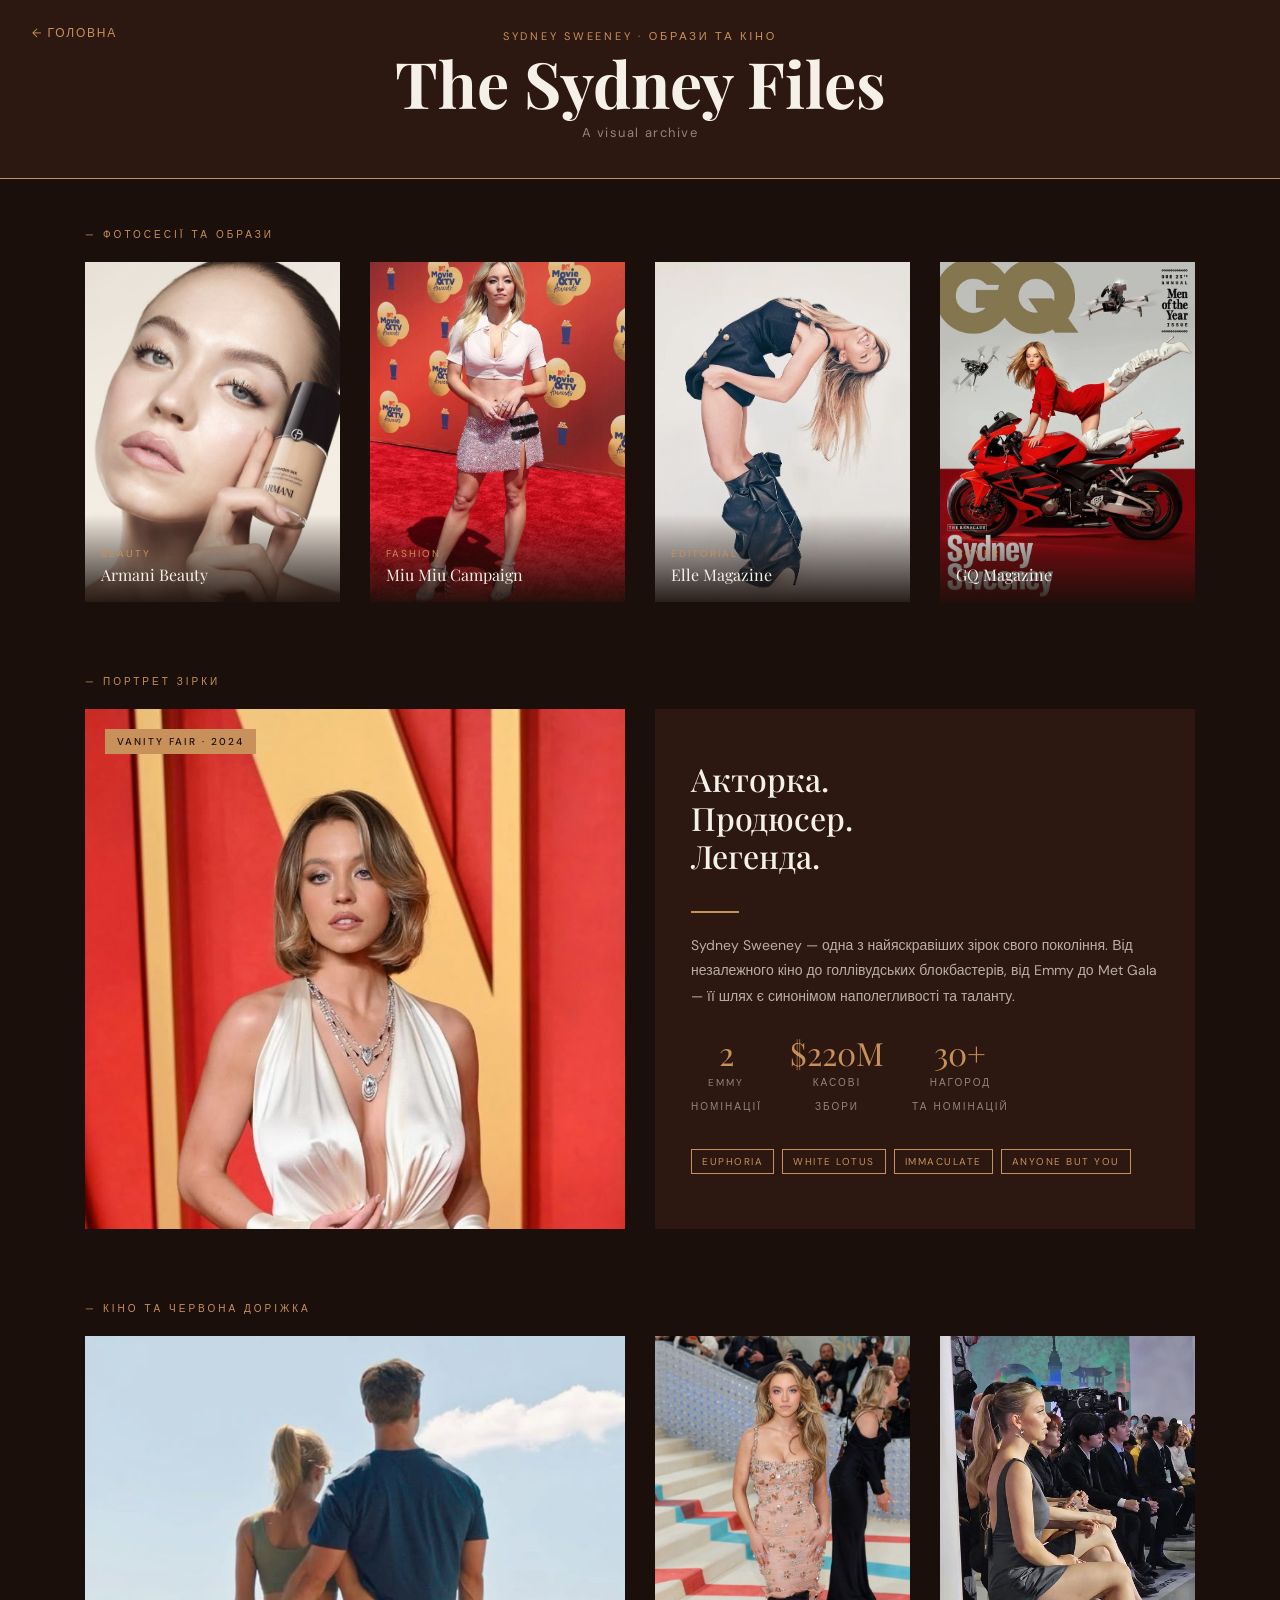
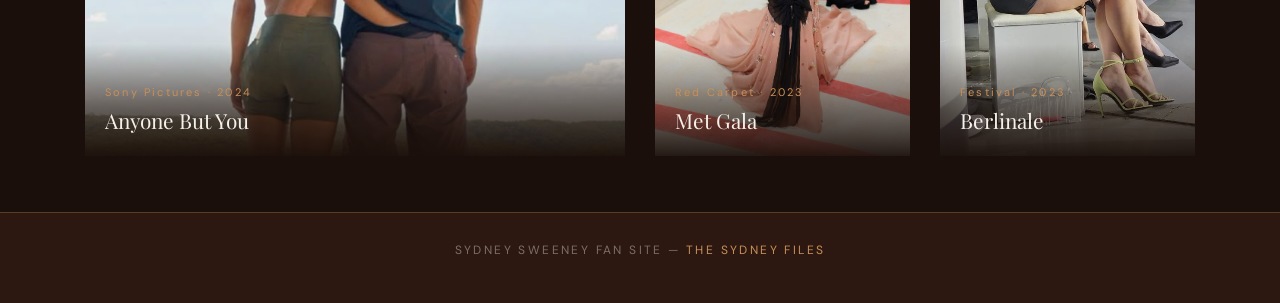
<file: lab4.html>
<!DOCTYPE html>
<html lang="uk">
<head>
    <meta charset="UTF-8">
    <meta name="viewport" content="width=device-width, initial-scale=1.0">
    <title>The Sydney Files — ЛР4 Bootstrap 4</title>
    <link rel="stylesheet" href="https://stackpath.bootstrapcdn.com/bootstrap/4.5.2/css/bootstrap.min.css">
    <style>
        @import url('https://fonts.googleapis.com/css2?family=Playfair+Display:ital,wght@0,400;0,700;1,400&family=DM+Sans:wght@300;400;500&display=swap');

        :root {
            --dark:   #1a0f0a;
            --gold:   #c8905a;
            --cream:  #f5f0e8;
            --rose:   #c4687a;
            --mid:    #2c1810;
        }

        * { box-sizing: border-box; margin: 0; padding: 0; }

        body {
            background: var(--dark);
            color: var(--cream);
            font-family: 'DM Sans', sans-serif;
        }

        .site-header {
            background: var(--mid);
            border-bottom: 1px solid var(--gold);
            padding: 28px 0 20px;
            text-align: center;
        }

        .site-header__eyebrow {
            font-family: 'DM Sans', sans-serif;
            font-size: 11px;
            letter-spacing: 0.25em;
            text-transform: uppercase;
            color: var(--gold);
            margin-bottom: 6px;
        }

        .site-header__title {
            font-family: 'Playfair Display', serif;
            font-size: clamp(2rem, 6vw, 4rem);
            font-weight: 700;
            color: var(--cream);
            line-height: 1;
        }

        .site-header__sub {
            font-size: 13px;
            color: rgba(245,240,232,.5);
            margin-top: 8px;
            letter-spacing: 0.12em;
        }

        .back-link {
            position: absolute;
            top: 24px;
            left: 32px;
            font-size: 12px;
            letter-spacing: 0.15em;
            color: var(--gold);
            text-decoration: none;
            text-transform: uppercase;
        }

        .back-link:hover { color: var(--cream); text-decoration: none; }

        .section-label {
            font-size: 10px;
            letter-spacing: 0.3em;
            text-transform: uppercase;
            color: var(--gold);
            margin-bottom: 20px;
            padding-top: 48px;
        }

        .photo-card {
            position: relative;
            overflow: hidden;
            background: var(--mid);
            margin-bottom: 24px;
        }

        .photo-card img {
            width: 100%;
            height: 340px;
            object-fit: cover;
            display: block;
            transition: transform 0.6s ease;
        }

        .photo-card:hover img { transform: scale(1.04); }

        .photo-card__overlay {
            position: absolute;
            bottom: 0;
            left: 0;
            right: 0;
            background: linear-gradient(transparent, rgba(26,15,10,.92));
            padding: 32px 16px 16px;
        }

        .photo-card__label {
            font-family: 'Playfair Display', serif;
            font-size: 16px;
            color: var(--cream);
            line-height: 1.3;
        }

        .photo-card__tag {
            font-size: 10px;
            letter-spacing: 0.2em;
            text-transform: uppercase;
            color: var(--gold);
            margin-bottom: 4px;
        }

        .feature-photo {
            position: relative;
            overflow: hidden;
            height: 520px;
            margin-bottom: 24px;
        }

        .feature-photo img {
            width: 100%;
            height: 100%;
            object-fit: cover;
            object-position: top;
            transition: transform 0.8s ease;
        }

        .feature-photo:hover img { transform: scale(1.03); }

        .feature-photo__badge {
            position: absolute;
            top: 20px;
            left: 20px;
            background: var(--gold);
            color: var(--dark);
            font-size: 10px;
            letter-spacing: 0.2em;
            text-transform: uppercase;
            padding: 5px 12px;
            font-weight: 500;
        }

        .bio-block {
            background: var(--mid);
            padding: 40px 36px;
            height: 520px;
            display: flex;
            flex-direction: column;
            justify-content: center;
            margin-bottom: 24px;
        }

        .bio-block__title {
            font-family: 'Playfair Display', serif;
            font-size: 2rem;
            color: var(--cream);
            margin-bottom: 16px;
            line-height: 1.2;
        }

        .bio-block__text {
            font-size: 14px;
            line-height: 1.8;
            color: rgba(245,240,232,.7);
            margin-bottom: 28px;
        }

        .stats-row {
            display: flex;
            gap: 28px;
            flex-wrap: wrap;
            margin-bottom: 28px;
        }

        .stat {
            text-align: center;
        }

        .stat__num {
            font-family: 'Playfair Display', serif;
            font-size: 2rem;
            color: var(--gold);
            display: block;
            line-height: 1;
        }

        .stat__label {
            font-size: 10px;
            letter-spacing: 0.2em;
            text-transform: uppercase;
            color: rgba(245,240,232,.5);
        }

        .divider-gold {
            width: 48px;
            height: 2px;
            background: var(--gold);
            margin: 20px 0;
        }

        .role-tag {
            display: inline-block;
            border: 1px solid var(--gold);
            color: var(--gold);
            font-size: 10px;
            letter-spacing: 0.15em;
            text-transform: uppercase;
            padding: 4px 10px;
            margin: 4px 4px 4px 0;
        }

        .cinema-block {
            position: relative;
            overflow: hidden;
            height: 420px;
            margin-bottom: 24px;
        }

        .cinema-block img {
            width: 100%;
            height: 100%;
            object-fit: cover;
            object-position: top;
            transition: transform 0.6s ease;
        }

        .cinema-block:hover img { transform: scale(1.04); }

        .cinema-block__info {
            position: absolute;
            bottom: 0;
            left: 0;
            right: 0;
            background: linear-gradient(transparent, rgba(26,15,10,.95));
            padding: 40px 20px 20px;
        }

        .cinema-block__title {
            font-family: 'Playfair Display', serif;
            font-size: 1.3rem;
            color: var(--cream);
        }

        .cinema-block__year {
            font-size: 11px;
            letter-spacing: 0.2em;
            color: var(--gold);
            margin-bottom: 4px;
        }

        .cinema-block__empty {
            background: rgba(44,24,16,.4);
            border: 1px dashed rgba(200,144,90,.2);
            height: 420px;
            display: flex;
            align-items: center;
            justify-content: center;
            margin-bottom: 24px;
        }

        .cinema-block__empty-text {
            font-family: 'Playfair Display', serif;
            font-size: 1rem;
            color: rgba(200,144,90,.3);
            font-style: italic;
            text-align: center;
            padding: 20px;
        }

        .site-footer {
            background: var(--mid);
            border-top: 1px solid rgba(200,144,90,.3);
            text-align: center;
            padding: 28px;
            margin-top: 32px;
        }

        .site-footer p {
            font-size: 12px;
            letter-spacing: 0.2em;
            text-transform: uppercase;
            color: rgba(245,240,232,.4);
        }

        .site-footer span {
            color: var(--gold);
        }

        @media (max-width: 767px) {
            .bio-block { height: auto; }
            .feature-photo { height: 320px; }
        }

        @media (max-width: 575px) {
            .cinema-block { height: 280px; }
        }
    </style>
</head>
<body>

<header class="site-header" style="position:relative;">
    <a href="index.html" class="back-link">← Головна</a>
    <p class="site-header__eyebrow">Sydney Sweeney · Образи та кіно</p>
    <h1 class="site-header__title">The Sydney Files</h1>
    <p class="site-header__sub">A visual archive</p>
</header>

<div class="container">

    <p class="section-label">— Фотосесії та образи</p>

    <div class="row">

        <div class="col-12 col-sm-6 col-md-2 col-lg-3">
            <div class="photo-card">
                <img src="images/Armani Beauty/1.jpg" alt="Armani Beauty">
                <div class="photo-card__overlay">
                    <div class="photo-card__tag">Beauty</div>
                    <div class="photo-card__label">Armani Beauty</div>
                </div>
            </div>
        </div>

        <div class="col-12 col-sm-6 col-md-2 col-lg-3">
            <div class="photo-card">
                <img src="images/Miu Miu/1.jpg" alt="Miu Miu">
                <div class="photo-card__overlay">
                    <div class="photo-card__tag">Fashion</div>
                    <div class="photo-card__label">Miu Miu Campaign</div>
                </div>
            </div>
        </div>

        <div class="col-12 col-sm-6 col-md-2 col-lg-3">
            <div class="photo-card">
                <img src="images/Elle Magazine/1.jpg" alt="Elle Magazine">
                <div class="photo-card__overlay">
                    <div class="photo-card__tag">Editorial</div>
                    <div class="photo-card__label">Elle Magazine</div>
                </div>
            </div>
        </div>

        <div class="col-12 col-sm-6 col-md-2 col-lg-3">
            <div class="photo-card">
                <img src="images/GQ Magazine/1.jpg" alt="GQ Magazine">
                <div class="photo-card__overlay">
                    <div class="photo-card__tag">Cover</div>
                    <div class="photo-card__label">GQ Magazine</div>
                </div>
            </div>
        </div>

    </div>

    <p class="section-label">— Портрет зірки</p>

    <div class="row align-items-stretch">

        <div class="col-12 col-lg-6 d-none d-md-block">
            <div class="feature-photo">
                <div class="feature-photo__badge">Vanity Fair · 2024</div>
                <img src="images/Vanity Fair Oscar Party 2024/1.jpg" alt="Vanity Fair Oscar Party 2024">
            </div>
        </div>

        <div class="col-12 col-lg-6">
            <div class="bio-block">
                <h2 class="bio-block__title">Акторка.<br>Продюсер.<br>Легенда.</h2>
                <div class="divider-gold"></div>
                <p class="bio-block__text">Sydney Sweeney — одна з найяскравіших зірок свого покоління. Від незалежного кіно до голлівудських блокбастерів, від Emmy до Met Gala — її шлях є синонімом наполегливості та таланту.</p>
                <div class="stats-row">
                    <div class="stat">
                        <span class="stat__num">2</span>
                        <span class="stat__label">Emmy<br>номінації</span>
                    </div>
                    <div class="stat">
                        <span class="stat__num">$220M</span>
                        <span class="stat__label">касові<br>збори</span>
                    </div>
                    <div class="stat">
                        <span class="stat__num">30+</span>
                        <span class="stat__label">нагород<br>та номінацій</span>
                    </div>
                </div>
                <div>
                    <span class="role-tag">Euphoria</span>
                    <span class="role-tag">White Lotus</span>
                    <span class="role-tag">Immaculate</span>
                    <span class="role-tag">Anyone But You</span>
                </div>
            </div>
        </div>

    </div>

    <p class="section-label">— Кіно та червона доріжка</p>

    <div class="row">

        <div class="col-12 col-sm-6 col-lg-6">
            <div class="cinema-block">
                <img src="images/Anyone But You/3.jpg" alt="Anyone But You">
                <div class="cinema-block__info">
                    <div class="cinema-block__year">Sony Pictures · 2024</div>
                    <div class="cinema-block__title">Anyone But You</div>
                </div>
            </div>
        </div>

        <div class="col-12 col-sm-3 col-lg-3">
            <div class="d-none d-sm-block">
                <div class="cinema-block">
                    <img src="images/Met Gala 2023/1.jpg" alt="Met Gala 2023">
                    <div class="cinema-block__info">
                        <div class="cinema-block__year">Red Carpet · 2023</div>
                        <div class="cinema-block__title">Met Gala</div>
                    </div>
                </div>
            </div>
            <div class="cinema-block__empty d-sm-none">
                <p class="cinema-block__empty-text">— —</p>
            </div>
        </div>

        <div class="col-12 col-sm-3 col-lg-3">
            <div class="cinema-block">
                <img src="images/Berlinale 2023/1.jpg" alt="Berlinale 2023">
                <div class="cinema-block__info">
                    <div class="cinema-block__year">Festival · 2023</div>
                    <div class="cinema-block__title">Berlinale</div>
                </div>
            </div>
        </div>

    </div>

</div>

<footer class="site-footer">
    <p>Sydney Sweeney Fan Site &mdash; <span>The Sydney Files</span></p>
</footer>

<script src="https://code.jquery.com/jquery-3.5.1.slim.min.js"></script>
<script src="https://cdn.jsdelivr.net/npm/popper.js@1.16.1/dist/umd/popper.min.js"></script>
<script src="https://stackpath.bootstrapcdn.com/bootstrap/4.5.2/js/bootstrap.min.js"></script>

</body>
</html>
</file>
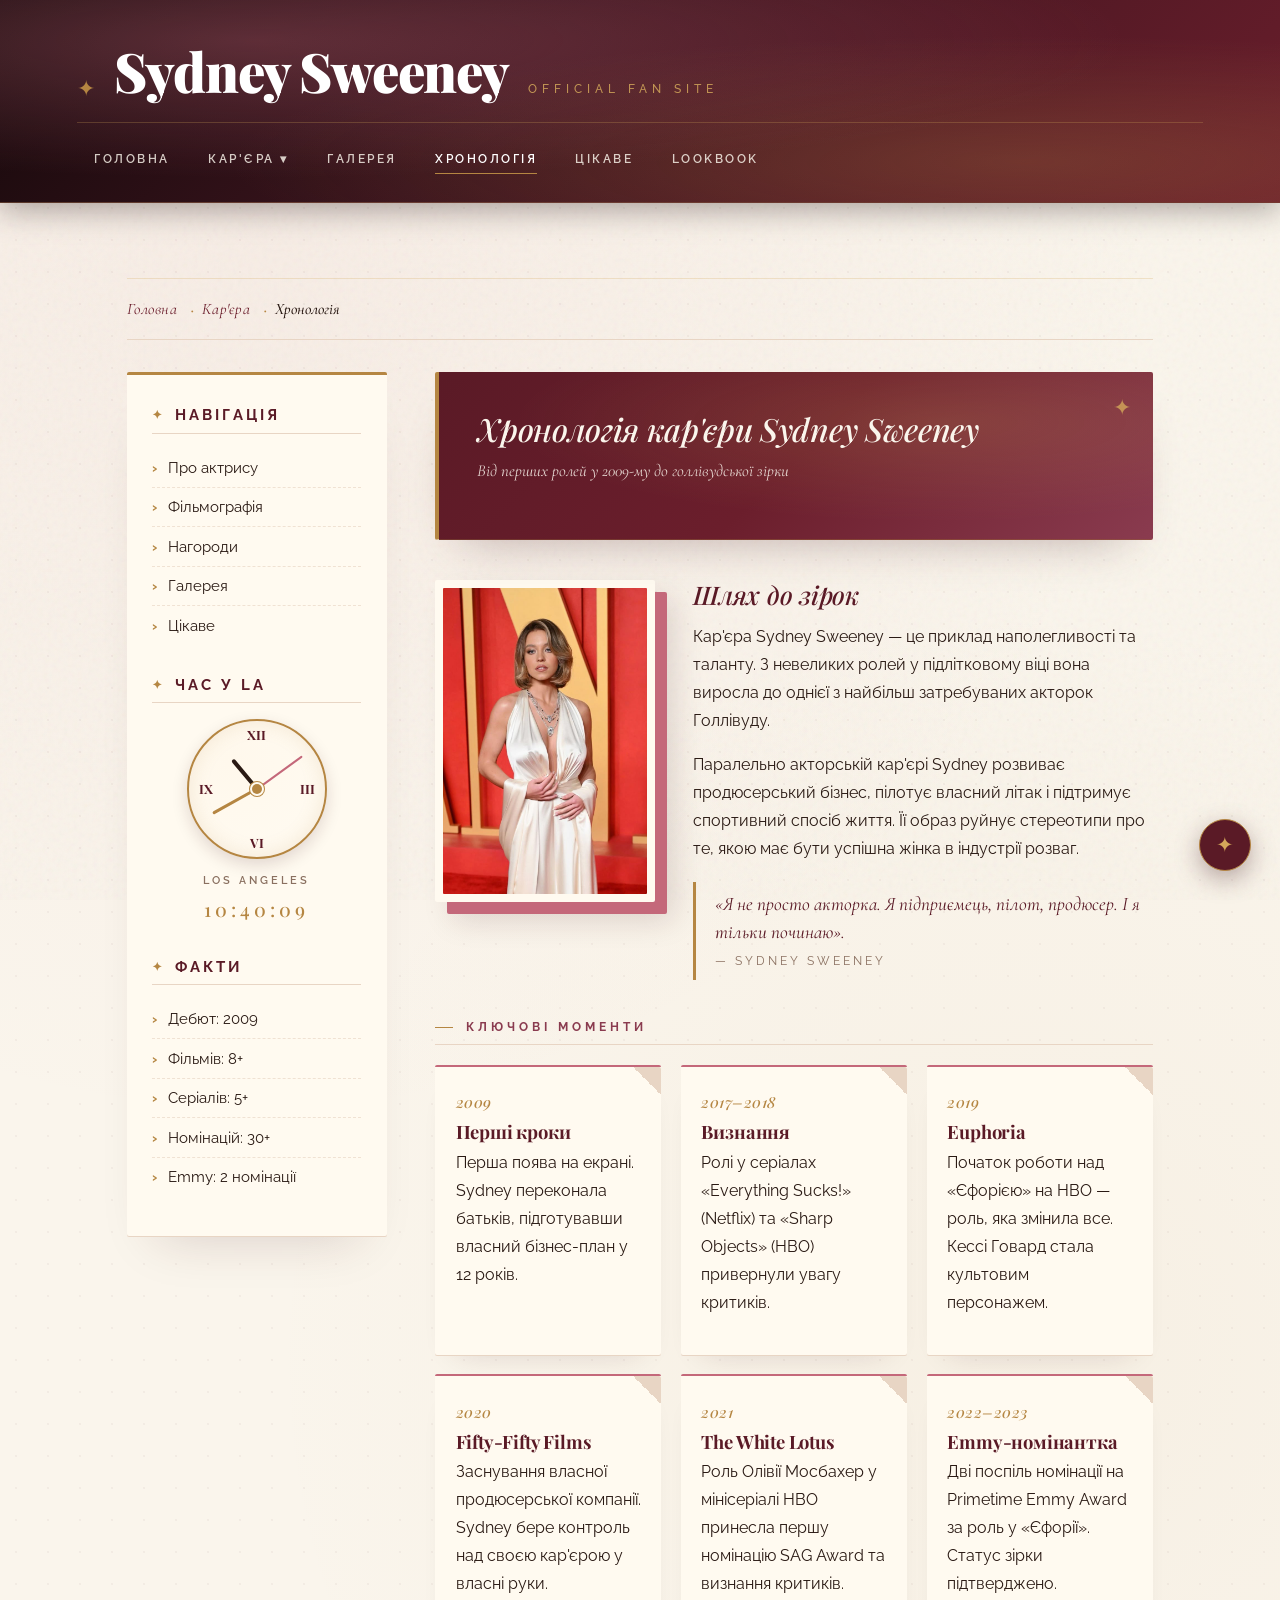
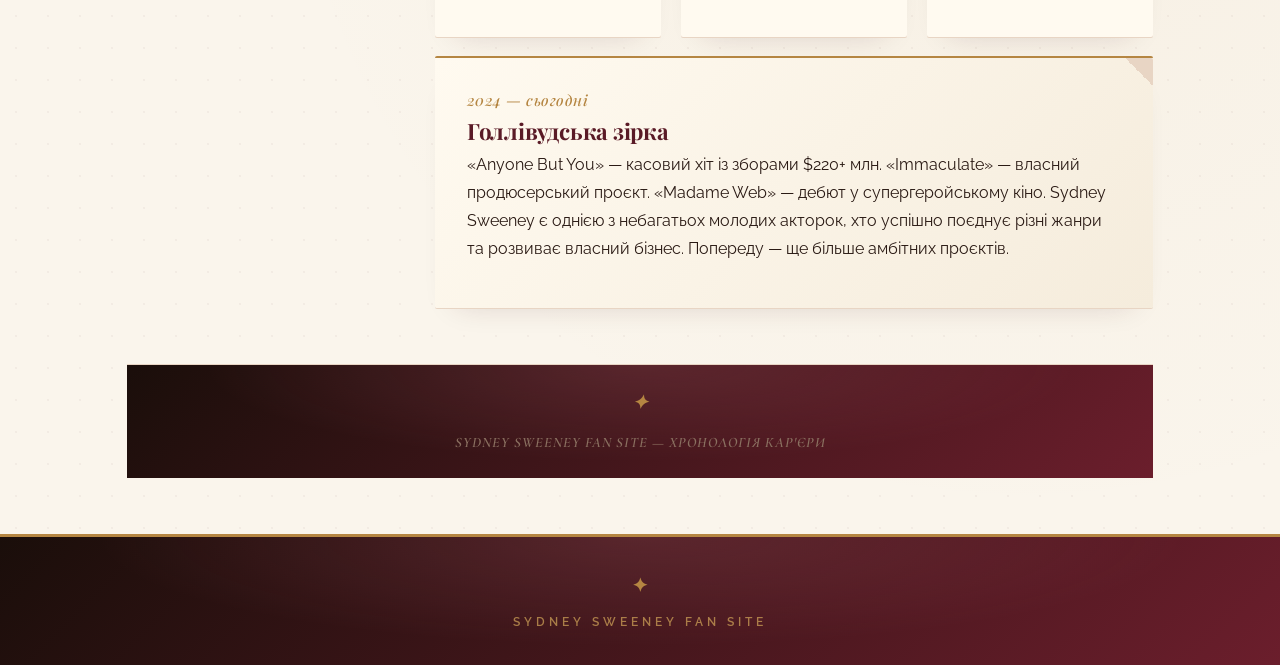
<file: layout.html>
<!DOCTYPE html>
<html lang="uk">
<head>
    <meta charset="UTF-8">
    <meta name="viewport" content="width=device-width, initial-scale=1.0">
    <title>Хронологія кар'єри — Sydney Sweeney Fan Site</title>
    <link rel="stylesheet" href="style.css">
    <link rel="stylesheet" href="lab3/block1/04-text-clock.css">
</head>
<body>

<header>
    <div>
        <h1>Sydney Sweeney</h1>
        <p class="header-subtitle">Official Fan Site</p>
    </div>
    <nav>
        <ul class="nav-list">
            <li><a href="index.html">Головна</a></li>
            <li class="dropdown">
                <a href="career.html">Кар'єра ▾</a>
                <ul class="dropdown-menu">
                    <li><a href="career.html#filmography">Фільмографія</a></li>
                    <li><a href="career.html#awards">Нагороди</a></li>
                    <li><a href="career.html#roles">Найзначніші ролі</a></li>
                </ul>
            </li>
            <li><a href="gallery.html">Галерея</a></li>
            <li><a href="layout.html" class="active">Хронологія</a></li>
            <li><a href="extras.html">Цікаве</a></li>
            <li><a href="lab4.html">Lookbook</a></li>
        </ul>
    </nav>
</header>

<main>

    <nav aria-label="Хлібні крихти">
        <ol class="breadcrumbs">
            <li class="breadcrumbs__item"><a href="index.html" class="breadcrumbs__link">Головна</a></li>
            <li class="breadcrumbs__item"><a href="career.html" class="breadcrumbs__link">Кар'єра</a></li>
            <li class="breadcrumbs__item breadcrumbs__item--current" aria-current="page">Хронологія</li>
        </ol>
    </nav>
    <div class="page-layout">

        <aside class="page-layout__sidebar">
            <h3>Навігація</h3>
            <ul>
                <li><a href="index.html">Про актрису</a></li>
                <li><a href="career.html#filmography">Фільмографія</a></li>
                <li><a href="career.html#awards">Нагороди</a></li>
                <li><a href="gallery.html">Галерея</a></li>
                <li><a href="extras.html">Цікаве</a></li>
            </ul>

            <h3>Час у LA</h3>
            <div class="clock">
                <div class="clock__face">
                    <span class="clock__num clock__num--12">XII</span>
                    <span class="clock__num clock__num--3">III</span>
                    <span class="clock__num clock__num--6">VI</span>
                    <span class="clock__num clock__num--9">IX</span>
                    <div class="clock__hand clock__hand--hour"   id="la-hour"></div>
                    <div class="clock__hand clock__hand--minute" id="la-minute"></div>
                    <div class="clock__hand clock__hand--second" id="la-second"></div>
                    <div class="clock__center"></div>
                </div>
                <p class="clock__label">Los Angeles</p>
                <div id="la-digital" class="clock__digital">--:--:--</div>
            </div>

            <h3>Факти</h3>
            <ul>
                <li>Дебют: 2009</li>
                <li>Фільмів: 8+</li>
                <li>Серіалів: 5+</li>
                <li>Номінацій: 30+</li>
                <li>Emmy: 2 номінації</li>
            </ul>
        </aside>

        <header class="page-layout__header">
            <h2>Хронологія кар'єри Sydney Sweeney</h2>
            <p>Від перших ролей у 2009-му до голлівудської зірки</p>
        </header>

        <div class="page-layout__main">
            <div class="timeline-intro">
                <div class="shadow-block timeline-intro__photo">
                    <img src="images/Vanity Fair Oscar Party 2024/1.jpg" alt="Sydney Sweeney — Vanity Fair 2024">
                </div>
                <div class="timeline-intro__text">
                    <h4>Шлях до зірок</h4>
                    <p>Кар'єра Sydney Sweeney — це приклад наполегливості та таланту. З невеликих ролей у підлітковому віці вона виросла до однієї з найбільш затребуваних акторок Голлівуду.</p>
                    <p>Паралельно акторській кар'єрі Sydney розвиває продюсерський бізнес, пілотує власний літак і підтримує спортивний спосіб життя. Її образ руйнує стереотипи про те, якою має бути успішна жінка в індустрії розваг.</p>
                    <blockquote class="pull-quote">«Я не просто акторка. Я підприємець, пілот, продюсер. І я тільки починаю».
                        <cite>— Sydney Sweeney</cite>
                    </blockquote>
                </div>
            </div>
            <h4 class="section-eyebrow">Ключові моменти</h4>
            <div class="page-layout__main-grid">

                <div class="page-layout__card">
                    <h5 class="card-year">2009</h5>
                    <h4>Перші кроки</h4>
                    <p>Перша поява на екрані. Sydney переконала батьків, підготувавши власний бізнес-план у 12 років.</p>
                </div>

                <div class="page-layout__card">
                    <h5 class="card-year">2017–2018</h5>
                    <h4>Визнання</h4>
                    <p>Ролі у серіалах «Everything Sucks!» (Netflix) та «Sharp Objects» (HBO) привернули увагу критиків.</p>
                </div>

                <div class="page-layout__card">
                    <h5 class="card-year">2019</h5>
                    <h4>Euphoria</h4>
                    <p>Початок роботи над «Єфорією» на HBO — роль, яка змінила все. Кессі Говард стала культовим персонажем.</p>
                </div>

                <div class="page-layout__card">
                    <h5 class="card-year">2020</h5>
                    <h4>Fifty-Fifty Films</h4>
                    <p>Заснування власної продюсерської компанії. Sydney бере контроль над своєю кар'єрою у власні руки.</p>
                </div>

                <div class="page-layout__card">
                    <h5 class="card-year">2021</h5>
                    <h4>The White Lotus</h4>
                    <p>Роль Олівії Мосбахер у мінісеріалі HBO принесла першу номінацію SAG Award та визнання критиків.</p>
                </div>

                <div class="page-layout__card">
                    <h5 class="card-year">2022–2023</h5>
                    <h4>Emmy-номінантка</h4>
                    <p>Дві поспіль номінації на Primetime Emmy Award за роль у «Єфорії». Статус зірки підтверджено.</p>
                </div>

                <div class="page-layout__card page-layout__card--wide">
                    <h5 class="card-year">2024 — сьогодні</h5>
                    <h4>Голлівудська зірка</h4>
                    <p>«Anyone But You» — касовий хіт із зборами $220+ млн. «Immaculate» — власний продюсерський проєкт. «Madame Web» — дебют у супергеройському кіно. Sydney Sweeney є однією з небагатьох молодих акторок, хто успішно поєднує різні жанри та розвиває власний бізнес. Попереду — ще більше амбітних проєктів.</p>
                </div>

            </div>
        </div>

        <footer class="page-layout__footer">
            Sydney Sweeney Fan Site &mdash; Хронологія кар'єри
        </footer>

    </div>

</main>

<footer>
    <p>Sydney Sweeney Fan Site</p>
</footer>

<div class="fixed-badge" title="До гори сторінки" onclick="window.scrollTo({top:0,behavior:'smooth'})">✦</div>

<script src="lab3/block1/04-text-clock.js"></script>

</body>
</html>
</file>
<file: style.css>
@import url('https://fonts.googleapis.com/css2?family=Playfair+Display:ital,wght@0,500;0,700;0,900;1,500;1,700&family=Cormorant+Garamond:ital,wght@0,400;0,500;0,600;1,400&family=Raleway:wght@300;400;500;600;700&display=swap');

:root {
    --rose: #c4687a;
    --rose-deep: #8a3b4f;
    --wine: #5a1a26;
    --burgundy: #6b1e2c;
    --dark: #1a0e0a;
    --ink: #2a1a14;
    --cream: #faf5ec;
    --cream-warm: #f5ecdc;
    --paper: #fffaf0;
    --gold: #b58642;
    --gold-light: #d4a85a;
    --light: #f3d9de;
    --muted: #8a7060;
    --hairline: #e8d5c4;
    --hairline-soft: #f0e2d3;
}

* {
    margin: 0;
    padding: 0;
    box-sizing: border-box;
}

html {
    scroll-behavior: smooth;
}

body {
    font-family: 'Raleway', sans-serif;
    font-size: 16px;
    background: var(--cream);
    background-image:
        radial-gradient(circle at 20% 10%, rgba(196, 104, 122, 0.06) 0, transparent 40%),
        radial-gradient(circle at 80% 60%, rgba(181, 134, 66, 0.05) 0, transparent 45%),
        radial-gradient(circle, rgba(106, 50, 60, 0.05) 1px, transparent 1px);
    background-size: 100% 100%, 100% 100%, 32px 32px;
    color: var(--ink);
    line-height: 1.75;
    font-weight: 400;
    overflow-x: hidden;
}

body::before {
    content: '';
    position: fixed;
    inset: 0;
    pointer-events: none;
    background-image: url("data:image/svg+xml,%3Csvg viewBox='0 0 200 200' xmlns='http://www.w3.org/2000/svg'%3E%3Cfilter id='n'%3E%3CfeTurbulence type='fractalNoise' baseFrequency='.9' numOctaves='2' stitchTiles='stitch'/%3E%3C/filter%3E%3Crect width='100%25' height='100%25' filter='url(%23n)' opacity='.35'/%3E%3C/svg%3E");
    opacity: .15;
    mix-blend-mode: multiply;
    z-index: 1;
}

main, header, footer {
    position: relative;
    z-index: 2;
}

::selection {
    background: var(--wine);
    color: var(--cream);
}

a {
    color: var(--rose-deep);
    text-decoration: none;
    transition: color .25s ease;
}

a:hover {
    color: var(--wine);
    text-decoration: underline;
    text-decoration-thickness: 1px;
    text-underline-offset: 3px;
}

p {
    margin-bottom: 1rem;
    color: var(--ink);
}

strong { color: var(--wine); font-weight: 600; }
em { font-style: italic; color: var(--burgundy); }

img {
    max-width: 100%;
    display: block;
}

section {
    margin-bottom: 4rem;
}

h1, h2, h3, h4 {
    font-family: 'Playfair Display', serif;
    font-weight: 700;
    letter-spacing: -.01em;
    line-height: 1.15;
    color: var(--ink);
}

h1 {
    font-size: 3.4rem;
    color: #fff;
    font-weight: 900;
    letter-spacing: -.02em;
}

h2 {
    font-size: 2.5rem;
    margin-bottom: 1rem;
    color: var(--wine);
}

h2::after {
    content: '';
    display: block;
    width: 60px;
    height: 2px;
    background: var(--gold);
    margin-top: .6rem;
}

h3 {
    font-size: 1.85rem;
    color: var(--wine);
    margin-bottom: .9rem;
    font-style: italic;
    font-weight: 500;
}

h4 {
    font-size: 1.35rem;
    margin-bottom: .6rem;
    color: var(--ink);
}

h5 {
    font-family: 'Raleway', sans-serif;
    font-size: .85rem;
    font-weight: 700;
    color: var(--rose-deep);
    text-transform: uppercase;
    letter-spacing: 3px;
    margin-bottom: .6rem;
}

h6 {
    font-family: 'Raleway', sans-serif;
    font-size: .75rem;
    color: var(--muted);
    text-transform: uppercase;
    letter-spacing: 4px;
    margin-bottom: .5rem;
    font-weight: 600;
}

header {
    background:
        radial-gradient(ellipse at 20% 20%, rgba(196, 104, 122, .35), transparent 60%),
        radial-gradient(ellipse at 80% 80%, rgba(181, 134, 66, .25), transparent 55%),
        linear-gradient(135deg, #14080a 0%, #3a141d 40%, #6b1e2c 100%);
    padding: 2.5rem 6% 1.4rem;
    position: sticky;
    top: 0;
    z-index: 100;
    box-shadow: 0 6px 30px rgba(20, 8, 10, .35);
    border-bottom: 1px solid rgba(181, 134, 66, .25);
}

header > div:first-child {
    display: flex;
    align-items: baseline;
    gap: 1.2rem;
    flex-wrap: wrap;
}

header > div:first-child::before {
    content: '✦';
    color: var(--gold);
    font-size: 1.4rem;
    line-height: 1;
    transform: translateY(.2rem);
}

.header-subtitle {
    font-size: .72rem;
    letter-spacing: 5px;
    text-transform: uppercase;
    color: rgba(212, 168, 90, .85);
    font-weight: 500;
    margin: 0;
}

nav {
    border-top: 1px solid rgba(212, 168, 90, .25);
    padding-top: 1rem;
    margin-top: 1.2rem;
}

.nav-list {
    list-style: none;
    display: flex;
    gap: .2rem;
    flex-wrap: wrap;
    align-items: center;
}

.nav-list > li {
    position: relative;
    list-style: none;
}

.nav-list > li > a {
    color: rgba(250, 245, 236, .82);
    font-size: .78rem;
    font-weight: 600;
    text-transform: uppercase;
    letter-spacing: 2.5px;
    padding: .6rem 1.1rem;
    display: block;
    position: relative;
    transition: color .3s;
}

.nav-list > li > a::after {
    content: '';
    position: absolute;
    left: 1.1rem;
    right: 1.1rem;
    bottom: .35rem;
    height: 1px;
    background: var(--gold);
    transform: scaleX(0);
    transform-origin: left;
    transition: transform .35s ease;
}

.nav-list > li > a:hover,
.nav-list > li > a.active {
    color: #fff;
    text-decoration: none;
    background: transparent;
}

.nav-list > li > a:hover::after,
.nav-list > li > a.active::after {
    transform: scaleX(1);
}

.dropdown-menu {
    display: none;
    position: absolute;
    top: 100%;
    left: 0;
    background: var(--ink);
    list-style: none;
    min-width: 210px;
    padding: .5rem 0;
    border-radius: 2px;
    box-shadow: 0 12px 32px rgba(0, 0, 0, .5);
    border-top: 2px solid var(--gold);
    z-index: 200;
}

.dropdown:hover .dropdown-menu {
    display: block;
    animation: fadeDown .25s ease both;
}

.dropdown-menu li {
    list-style: none;
}

.dropdown-menu li a {
    display: block;
    padding: .55rem 1.2rem;
    color: rgba(250, 245, 236, .78);
    font-size: .78rem;
    letter-spacing: 2px;
    text-transform: uppercase;
}

.dropdown-menu li a:hover {
    background: rgba(212, 168, 90, .12);
    color: var(--gold-light);
    text-decoration: none;
}

@keyframes fadeDown {
    from { opacity: 0; transform: translateY(-8px); }
    to { opacity: 1; transform: translateY(0); }
}

main {
    max-width: 1180px;
    margin: 0 auto;
    padding: 3.5rem 6%;
}

main > section:first-child,
main > div:first-child,
main > nav:first-child {
    animation: riseIn .8s ease both;
}
main > section:nth-child(2)  { animation: riseIn .8s .08s ease both; }
main > section:nth-child(3)  { animation: riseIn .8s .16s ease both; }
main > section:nth-child(4)  { animation: riseIn .8s .24s ease both; }

@keyframes riseIn {
    from { opacity: 0; transform: translateY(20px); }
    to   { opacity: 1; transform: translateY(0); }
}

ol.breadcrumbs,
ul.breadcrumbs,
.breadcrumbs {
    list-style: none !important;
    list-style-type: none !important;
    display: flex;
    flex-wrap: wrap;
    gap: .5rem;
    align-items: center;
    margin: 0 0 2rem;
    padding: 0 0 1rem;
    font-family: 'Cormorant Garamond', serif;
    font-style: italic;
    font-size: 1rem;
    border-bottom: 1px solid var(--hairline);
    counter-reset: none;
}

.breadcrumbs__item {
    list-style: none !important;
    list-style-type: none !important;
    display: flex;
    align-items: center;
    gap: .5rem;
    color: var(--muted);
}

.breadcrumbs__item::marker { content: ''; }

.breadcrumbs__item:not(:last-child)::after {
    content: '·';
    color: var(--gold);
    font-size: 1.4rem;
    line-height: 0;
    margin-left: .3rem;
}

.breadcrumbs__link {
    color: var(--burgundy);
    letter-spacing: .03em;
}

.breadcrumbs__item--current {
    color: var(--ink);
    font-weight: 500;
}

.hero-content {
    display: grid;
    grid-template-columns: 320px 1fr;
    gap: 3.5rem;
    align-items: flex-start;
    margin-bottom: 4rem;
}

.hero-img {
    width: 100%;
    height: 460px;
    flex-shrink: 0;
    border-radius: 2px;
    object-fit: cover;
    object-position: top;
    border: 6px solid var(--paper);
    box-shadow:
        14px 14px 0 var(--rose),
        14px 14px 0 1px var(--wine),
        0 30px 60px -20px rgba(60, 20, 30, .4);
    filter: saturate(.95) contrast(1.02);
    transition: transform .6s ease;
}

.hero-img:hover {
    transform: translate(2px, 2px);
}

.hero-text {
    padding-top: .5rem;
}

.hero-text h2 {
    font-size: 3rem;
    margin-bottom: 1.4rem;
}

.btn {
    display: inline-block;
    margin-top: 1rem;
    margin-right: .6rem;
    padding: .85rem 2rem;
    background: var(--wine);
    color: var(--cream);
    border-radius: 1px;
    font-size: .78rem;
    font-weight: 700;
    letter-spacing: 3px;
    text-transform: uppercase;
    border: none;
    cursor: pointer;
    font-family: 'Raleway', sans-serif;
    transition: all .3s ease;
    position: relative;
    overflow: hidden;
}

.btn::before {
    content: '';
    position: absolute;
    inset: 0;
    background: var(--ink);
    transform: translateY(100%);
    transition: transform .35s ease;
    z-index: 0;
}

.btn > * { position: relative; z-index: 1; }

.btn:hover {
    background: var(--wine);
    text-decoration: none;
    color: var(--gold-light);
    box-shadow: 0 8px 20px rgba(60, 20, 30, .25);
}

.btn:hover::before {
    transform: translateY(0);
}

.btn--outline {
    background: transparent;
    color: var(--wine);
    border: 1.5px solid var(--wine);
    padding: calc(.85rem - 1.5px) calc(2rem - 1.5px);
}

.btn--outline::before {
    background: var(--wine);
}

.btn--outline:hover {
    color: var(--cream);
}

.tag {
    display: inline-block;
    padding: .25rem .85rem;
    background: var(--paper);
    color: var(--wine);
    border-radius: 0;
    font-size: .72rem;
    font-weight: 600;
    letter-spacing: 2px;
    text-transform: uppercase;
    margin: .2rem .15rem 0 0;
    border: 1px solid var(--rose);
    font-family: 'Raleway', sans-serif;
}

article {
    background: var(--paper);
    border-radius: 2px;
    padding: 2.5rem;
    box-shadow: 0 1px 0 var(--hairline), 0 24px 50px -30px rgba(60, 20, 30, .15);
    margin-top: 1.5rem;
    border-left: 3px solid var(--gold);
}

.facts-section {
    background: var(--paper);
    border-radius: 2px;
    padding: 2.5rem;
    border-left: 4px solid var(--rose);
    margin-bottom: 4rem;
    box-shadow: 0 24px 50px -30px rgba(60, 20, 30, .15);
}

.info-table, .filmography-table {
    width: 100%;
    border-collapse: collapse;
    font-size: .95rem;
}

.info-table th, .info-table td,
.filmography-table th, .filmography-table td {
    padding: .85rem 1.1rem;
    text-align: left;
    border-bottom: 1px solid var(--hairline-soft);
}

.info-table th, .filmography-table th {
    background: var(--wine);
    color: var(--cream);
    font-size: .72rem;
    text-transform: uppercase;
    letter-spacing: 2.5px;
    font-weight: 700;
    border-bottom: none;
}

.info-table td:first-child {
    font-weight: 700;
    color: var(--rose-deep);
    font-size: .8rem;
    text-transform: uppercase;
    letter-spacing: 1.5px;
    font-family: 'Raleway', sans-serif;
}

.filmography-table td:first-child {
    font-family: 'Playfair Display', serif;
    font-size: 1.1rem;
    color: var(--gold);
    font-weight: 700;
}

.info-table tr:hover td, .filmography-table tr:hover td {
    background: #fbeef0;
}

.interests-section {
    display: grid;
    grid-template-columns: 250px 1fr;
    gap: 2.5rem;
    margin-bottom: 4rem;
    align-items: start;
}

.sidebar {
    background: var(--paper);
    border-radius: 2px;
    padding: 1.8rem;
    border-top: 3px solid var(--gold);
    box-shadow: 0 1px 0 var(--hairline);
}

.sidebar h5 { color: var(--gold); }

.sidebar p {
    font-size: .92rem;
    line-height: 1.65;
    margin-bottom: .9rem;
    padding-bottom: .9rem;
    border-bottom: 1px dashed var(--hairline);
    color: var(--ink);
}

.sidebar p:last-child {
    border-bottom: none;
    padding-bottom: 0;
    margin-bottom: 0;
}

.interests-content { padding-top: .3rem; }

.styled-list {
    list-style: none;
}

.styled-list li {
    padding: .55rem 0 .55rem 1.7rem;
    position: relative;
    border-bottom: 1px dashed var(--hairline);
    color: var(--ink);
    list-style: none;
}

.styled-list li::before {
    content: '◆';
    position: absolute;
    left: 0;
    color: var(--gold);
    font-size: .75rem;
    top: .85rem;
}

.quote-block {
    border-left: 4px solid var(--gold);
    padding: 1.2rem 1.6rem;
    background: var(--paper);
    margin: 1.6rem 0;
    font-style: italic;
    font-family: 'Cormorant Garamond', serif;
    font-size: 1.3rem;
    color: var(--wine);
    line-height: 1.4;
    position: relative;
}

.quote-block::before {
    content: '"';
    position: absolute;
    top: -.4rem;
    left: 1rem;
    font-size: 4rem;
    color: var(--rose);
    opacity: .25;
    font-family: 'Playfair Display', serif;
    line-height: 1;
}

.bg-banner {
    background-size: cover;
    background-position: center 20%;
    border-radius: 3px;
    overflow: hidden;
    margin-bottom: 4rem;
    position: relative;
}

.bg-banner::before {
    content: '';
    position: absolute;
    inset: 0;
    background: linear-gradient(135deg, rgba(26, 14, 10, .7), rgba(90, 26, 38, .6));
}

.bg-banner-overlay {
    position: relative;
    padding: 4rem 2rem;
    text-align: center;
}

.bg-banner-overlay blockquote {
    font-family: 'Playfair Display', serif;
    font-size: 1.8rem;
    font-style: italic;
    color: var(--cream);
    max-width: 760px;
    margin: 0 auto 1rem;
    font-weight: 500;
    line-height: 1.35;
    text-shadow: 0 2px 12px rgba(0, 0, 0, .4);
}

.bg-banner-overlay cite {
    color: var(--gold-light);
    font-size: .8rem;
    text-transform: uppercase;
    letter-spacing: 4px;
    font-style: normal;
    font-weight: 600;
    font-family: 'Raleway', sans-serif;
}

.video-section { margin-bottom: 4rem; }

.video-wrap {
    background: var(--dark);
    border-radius: 2px;
    overflow: hidden;
    box-shadow: 0 20px 50px -20px rgba(60, 20, 30, .4);
}

.video-wrap video {
    width: 100%;
    display: block;
}

.video-label {
    background: linear-gradient(135deg, var(--ink), var(--wine));
    color: var(--gold-light);
    font-size: .72rem;
    letter-spacing: 4px;
    text-transform: uppercase;
    padding: .8rem 1.2rem;
    font-weight: 600;
}

.form-grid {
    display: grid;
    grid-template-columns: 1fr 1fr;
    gap: 1.4rem;
}

.form-group,
.contact__group {
    display: flex;
    flex-direction: column;
    gap: .45rem;
}

.form-group.full,
.contact__group--full {
    grid-column: span 2;
}

.form-group label,
.contact__group label {
    font-size: .72rem;
    font-weight: 700;
    color: var(--muted);
    text-transform: uppercase;
    letter-spacing: 2.5px;
    font-family: 'Raleway', sans-serif;
}

.form-group input, .form-group textarea,
.contact__group input, .contact__group textarea {
    padding: .85rem 1.1rem;
    border: 1.5px solid var(--hairline);
    border-radius: 2px;
    font-family: 'Raleway', sans-serif;
    font-size: .95rem;
    background: var(--paper);
    color: var(--ink);
    transition: border-color .25s, box-shadow .25s;
}

.form-group input:focus, .form-group textarea:focus,
.contact__group input:focus, .contact__group textarea:focus {
    outline: none;
    border-color: var(--rose);
    box-shadow: 0 0 0 3px rgba(196, 104, 122, .15);
}

.form-group textarea,
.contact__group textarea {
    min-height: 140px;
    resize: vertical;
    font-family: 'Cormorant Garamond', serif;
    font-size: 1.05rem;
}

.awards-list {
    padding-left: 1.8rem;
    counter-reset: award;
    list-style: none;
}

.awards-list > li {
    margin-bottom: 1.1rem;
    font-weight: 700;
    position: relative;
    padding-left: .4rem;
    counter-increment: award;
    font-family: 'Playfair Display', serif;
    font-size: 1.15rem;
    color: var(--wine);
}

.awards-list > li::before {
    content: counter(award, upper-roman) '.';
    position: absolute;
    left: -1.8rem;
    color: var(--gold);
    font-weight: 700;
    font-size: .95rem;
}

.awards-list ul {
    list-style: none;
    padding-left: 0;
    margin-top: .4rem;
}

.awards-list ul li {
    font-weight: 400;
    font-size: .95rem;
    margin-bottom: .25rem;
    color: var(--ink);
    font-family: 'Raleway', sans-serif;
    padding-left: 1.2rem;
    position: relative;
}

.awards-list ul li::before {
    content: '—';
    position: absolute;
    left: 0;
    color: var(--rose);
}

.roles-grid {
    display: grid;
    grid-template-columns: repeat(auto-fit, minmax(240px, 1fr));
    gap: 1.5rem;
    margin-top: 1.5rem;
}

.role-card {
    background: var(--paper);
    border-radius: 2px;
    padding: 1.8rem 1.6rem;
    border-top: 3px solid var(--rose);
    box-shadow: 0 1px 0 var(--hairline), 0 24px 40px -28px rgba(60, 20, 30, .2);
    transition: transform .35s, box-shadow .35s;
}

.role-card:hover {
    transform: translateY(-4px);
    box-shadow: 0 1px 0 var(--rose), 0 24px 40px -20px rgba(196, 104, 122, .35);
}

#euphoria-card { border-top-color: var(--gold); }

.iframe-wrap {
    border-radius: 2px;
    overflow: hidden;
    border: 6px solid var(--paper);
    box-shadow: 0 1px 0 var(--hairline), 0 24px 50px -30px rgba(60, 20, 30, .25);
    margin-top: 1.5rem;
}

.iframe-wrap iframe {
    display: block;
    width: 100%;
    border: none;
}

.gallery-intro { margin-bottom: 2.5rem; }

.gallery-section { margin-bottom: 3.5rem; }

.gallery-section-title {
    font-family: 'Playfair Display', serif;
    font-style: italic;
    font-size: 1.6rem;
    font-weight: 500;
    margin-bottom: 1.2rem;
    padding-bottom: .6rem;
    border-bottom: 1px solid var(--hairline);
    display: flex;
    align-items: center;
    gap: .9rem;
    color: var(--wine);
}

.gallery-section-title::before {
    content: '';
    display: block;
    width: 32px;
    height: 1px;
    background: var(--gold);
}

.gallery-section-title::after {
    content: '✦';
    color: var(--gold);
    font-size: .8rem;
    margin-left: auto;
    font-style: normal;
}

.gallery-grid {
    display: grid;
    grid-template-columns: repeat(3, 1fr);
    gap: 14px;
}

.gallery-item {
    position: relative;
    overflow: hidden;
    border-radius: 2px;
    background: var(--light);
    cursor: zoom-in;
    height: 320px;
    box-shadow: 0 1px 0 var(--hairline);
}

.gallery-item.featured {
    grid-column: span 2;
    height: 420px;
}

.gallery-item.wide {
    grid-column: span 3;
    height: 280px;
}

.gallery-item img {
    width: 100%;
    height: 100%;
    object-fit: cover;
    object-position: top;
    transition: transform .6s ease, filter .6s ease;
    filter: saturate(.9);
}

.gallery-item:hover img {
    transform: scale(1.05);
    filter: saturate(1.15);
}

.gallery-item::after {
    content: '';
    position: absolute;
    inset: 0;
    border: 1px solid transparent;
    transition: border-color .3s;
    pointer-events: none;
}

.gallery-item:hover::after {
    border-color: rgba(212, 168, 90, .5);
}

.gallery-item .caption {
    position: absolute;
    bottom: 0;
    left: 0;
    right: 0;
    padding: 1.4rem 1.2rem .9rem;
    background: linear-gradient(transparent, rgba(20, 8, 10, .92));
    color: var(--cream);
    font-size: .82rem;
    letter-spacing: 1.5px;
    text-transform: uppercase;
    font-weight: 500;
    transform: translateY(100%);
    transition: transform .35s ease;
}

.gallery-item:hover .caption { transform: translateY(0); }

#lightbox {
    display: none;
    position: fixed;
    inset: 0;
    background: rgba(8, 3, 1, .97);
    z-index: 9999;
    align-items: center;
    justify-content: center;
    flex-direction: column;
    gap: 1rem;
    cursor: zoom-out;
}

#lightbox.active { display: flex; animation: fadeDown .25s ease; }

#lightbox img {
    max-width: 90vw;
    max-height: 85vh;
    object-fit: contain;
    border-radius: 2px;
    box-shadow: 0 20px 60px rgba(0, 0, 0, .7);
}

.lb-caption {
    color: rgba(212, 168, 90, .8);
    font-size: .78rem;
    letter-spacing: 3px;
    text-transform: uppercase;
    font-family: 'Cormorant Garamond', serif;
    font-style: italic;
}

.lb-close {
    position: absolute;
    top: 1.2rem;
    right: 1.8rem;
    background: none;
    border: 1px solid rgba(212, 168, 90, .4);
    width: 44px;
    height: 44px;
    border-radius: 50%;
    color: var(--gold-light);
    font-size: 1.4rem;
    cursor: pointer;
    transition: all .25s;
}

.lb-close:hover {
    color: var(--cream);
    border-color: var(--gold-light);
    transform: rotate(90deg);
}

.lb-hint {
    position: absolute;
    bottom: 1.2rem;
    color: rgba(212, 168, 90, .35);
    font-size: .7rem;
    letter-spacing: 3px;
    text-transform: uppercase;
}

.page-layout {
    display: grid;
    grid-template-columns: 260px 1fr;
    grid-template-areas:
        "sidebar header"
        "sidebar main"
        "footer footer";
    gap: 2.5rem 3rem;
    margin-top: 1rem;
}

.page-layout__sidebar {
    grid-area: sidebar;
    background: var(--paper);
    padding: 2rem 1.6rem;
    border-radius: 2px;
    border-top: 3px solid var(--gold);
    box-shadow: 0 1px 0 var(--hairline), 0 30px 50px -30px rgba(60, 20, 30, .18);
    position: sticky;
    top: 11rem;
    align-self: start;
}

.page-layout__sidebar h3 {
    font-size: .95rem;
    font-style: normal;
    font-weight: 700;
    color: var(--wine);
    text-transform: uppercase;
    letter-spacing: 3px;
    font-family: 'Raleway', sans-serif;
    margin-bottom: .9rem;
    padding-bottom: .5rem;
    border-bottom: 1px solid var(--hairline);
    display: flex;
    align-items: center;
    gap: .6rem;
}

.page-layout__sidebar h3::before {
    content: '✦';
    color: var(--gold);
    font-size: .75rem;
}

.page-layout__sidebar h3 + h3,
.page-layout__sidebar ul + h3,
.page-layout__sidebar .clock + h3 {
    margin-top: 2rem;
}

.page-layout__sidebar ul {
    list-style: none;
    margin-bottom: .5rem;
}

.page-layout__sidebar li {
    list-style: none;
    padding: .4rem 0;
    border-bottom: 1px dashed var(--hairline-soft);
    font-size: .92rem;
    position: relative;
    padding-left: 1rem;
}

.page-layout__sidebar li:last-child {
    border-bottom: none;
}

.page-layout__sidebar li::before {
    content: '›';
    position: absolute;
    left: 0;
    color: var(--gold);
    font-weight: 700;
}

.page-layout__sidebar li a {
    color: var(--ink);
    transition: color .2s, padding-left .2s;
    display: inline-block;
}

.page-layout__sidebar li:hover a {
    color: var(--wine);
    text-decoration: none;
    padding-left: .3rem;
}

.page-layout__header {
    grid-area: header;
    background:
        radial-gradient(ellipse at 70% 30%, rgba(212, 168, 90, .2), transparent 60%),
        linear-gradient(135deg, var(--wine) 0%, var(--burgundy) 50%, var(--rose-deep) 100%);
    color: var(--cream);
    padding: 2.4rem 2.4rem;
    border-radius: 2px;
    box-shadow: 0 24px 50px -28px rgba(60, 20, 30, .35);
    position: relative;
    overflow: hidden;
    border-left: 4px solid var(--gold);
}

.page-layout__header::before {
    content: '✦';
    position: absolute;
    top: 1rem;
    right: 1.4rem;
    color: var(--gold-light);
    font-size: 1.4rem;
    opacity: .8;
}

.page-layout__header h2 {
    color: var(--cream);
    font-size: 2rem !important;
    margin: 0 !important;
    font-style: italic;
    font-weight: 500;
}

.page-layout__header h2::after { display: none; }

.page-layout__header p {
    color: rgba(250, 245, 236, .85) !important;
    font-family: 'Cormorant Garamond', serif;
    font-style: italic;
    font-size: 1.05rem !important;
    margin-top: .5rem !important;
}

.page-layout__main { grid-area: main; }

.page-layout__main-grid {
    display: grid;
    grid-template-columns: repeat(3, 1fr);
    gap: 1.2rem;
}

.page-layout__card {
    background: var(--paper);
    padding: 1.4rem 1.3rem;
    border-radius: 2px;
    border-top: 2px solid var(--rose);
    box-shadow: 0 1px 0 var(--hairline), 0 16px 30px -22px rgba(60, 20, 30, .2);
    transition: transform .35s, box-shadow .35s, border-top-color .35s;
    position: relative;
}

.page-layout__card::after {
    content: '';
    position: absolute;
    top: 0;
    right: 0;
    width: 28px;
    height: 28px;
    background: linear-gradient(225deg, var(--hairline) 0 50%, transparent 50%);
    border-top-right-radius: 2px;
}

.page-layout__card:hover {
    transform: translateY(-3px);
    border-top-color: var(--gold);
    box-shadow: 0 1px 0 var(--gold), 0 24px 40px -20px rgba(196, 104, 122, .3);
}

.page-layout__card h4 {
    color: var(--wine);
    margin-bottom: .4rem;
    font-size: 1.15rem;
}

.page-layout__card--wide {
    grid-column: span 3;
    background:
        linear-gradient(135deg, var(--paper), var(--cream-warm));
    border-top: 2px solid var(--gold);
    padding: 1.8rem 2rem;
}

.page-layout__card--wide h4 {
    font-size: 1.4rem;
    color: var(--wine);
}

.page-layout__footer {
    grid-area: footer;
    text-align: center;
    font-family: 'Cormorant Garamond', serif;
    font-style: italic;
    font-size: .9rem;
    color: var(--muted);
    padding: 1.4rem 0;
    border-top: 1px solid var(--hairline);
    margin-top: 1rem;
    letter-spacing: 1px;
}

.clock {
    display: block;
    text-align: center;
    margin-top: 1rem;
}

.clock__face {
    position: relative;
    width: 140px;
    height: 140px;
    margin: 0 auto;
    border-radius: 50%;
    background:
        radial-gradient(circle at 30% 30%, #fff8ec, var(--paper) 70%);
    border: 2px solid var(--gold);
    box-shadow:
        inset 0 0 20px rgba(181, 134, 66, .15),
        0 6px 16px rgba(60, 20, 30, .15);
}

.clock__num {
    position: absolute;
    font-family: 'Playfair Display', serif;
    font-weight: 700;
    color: var(--wine);
    font-size: .8rem;
    line-height: 1;
}

.clock__num--12 { top: 8px;    left: 50%; transform: translateX(-50%); }
.clock__num--3  { right: 10px; top: 50%;  transform: translateY(-50%); }
.clock__num--6  { bottom: 8px; left: 50%; transform: translateX(-50%); }
.clock__num--9  { left: 10px;  top: 50%;  transform: translateY(-50%); }

.clock__hand {
    position: absolute;
    bottom: 50%;
    left: 50%;
    transform-origin: bottom center;
    border-radius: 2px;
    transition: transform .3s cubic-bezier(.4, 2, .4, 1);
}

.clock__hand--hour {
    width: 4px;
    height: 38px;
    margin-left: -2px;
    background: var(--ink);
}

.clock__hand--minute {
    width: 3px;
    height: 50px;
    margin-left: -1.5px;
    background: var(--gold);
}

.clock__hand--second {
    width: 1.5px;
    height: 56px;
    margin-left: -.75px;
    background: var(--rose);
}

.clock__center {
    position: absolute;
    top: 50%;
    left: 50%;
    width: 10px;
    height: 10px;
    background: var(--gold);
    border-radius: 50%;
    transform: translate(-50%, -50%);
    box-shadow: 0 0 0 2px var(--paper), 0 0 0 3px var(--gold);
    z-index: 5;
}

.clock__label {
    margin-top: .7rem;
    color: var(--muted);
    font-size: .7rem;
    letter-spacing: 3px;
    text-transform: uppercase;
    font-weight: 600;
    margin-bottom: .2rem;
}

.timeline-intro {
    display: grid;
    grid-template-columns: 220px 1fr;
    gap: 2.4rem;
    align-items: flex-start;
    margin-bottom: 2.5rem;
}

.timeline-intro__photo {
    width: 220px;
    max-width: 100%;
}

.timeline-intro__photo img { height: 300px; }

.timeline-intro__text h4 {
    font-size: 1.6rem;
    color: var(--wine);
    margin-bottom: .8rem;
    font-style: italic;
    font-weight: 500;
}

.pull-quote {
    border-left: 3px solid var(--gold);
    padding: .6rem 0 .6rem 1.2rem;
    margin: 1.2rem 0 0;
    font-family: 'Cormorant Garamond', serif;
    font-style: italic;
    font-size: 1.2rem;
    color: var(--wine);
    line-height: 1.45;
}

.pull-quote cite {
    display: block;
    margin-top: .4rem;
    font-family: 'Raleway', sans-serif;
    font-size: .75rem;
    font-style: normal;
    text-transform: uppercase;
    letter-spacing: 3px;
    color: var(--muted);
}

.section-eyebrow {
    font-family: 'Raleway', sans-serif;
    font-size: .78rem;
    font-weight: 700;
    text-transform: uppercase;
    letter-spacing: 4px;
    color: var(--rose-deep);
    margin-bottom: 1.2rem;
    padding-bottom: .6rem;
    border-bottom: 1px solid var(--hairline);
    display: flex;
    align-items: center;
    gap: .8rem;
}

.section-eyebrow::before {
    content: '';
    width: 18px;
    height: 1px;
    background: var(--gold);
}

.card-year {
    color: var(--gold) !important;
    font-family: 'Playfair Display', serif !important;
    font-style: italic;
    font-size: .95rem !important;
    margin-bottom: .35rem !important;
    letter-spacing: .5px;
    text-transform: none;
    font-weight: 500;
}

.btn--small {
    padding: .35rem 1rem;
    font-size: .68rem;
    letter-spacing: 2px;
    vertical-align: middle;
}

.reel-section {
    margin: 4rem 0;
    padding: 2.2rem 0 2.5rem;
    position: relative;
}

.reel-section::before,
.reel-section::after {
    content: '';
    position: absolute;
    left: 0;
    right: 0;
    height: 1px;
    background: linear-gradient(90deg, transparent, var(--gold), transparent);
}
.reel-section::before { top: 0; }
.reel-section::after { bottom: 0; }

.reel-header {
    display: flex;
    align-items: baseline;
    justify-content: space-between;
    flex-wrap: wrap;
    gap: 1rem;
    margin-bottom: 1.5rem;
}

.reel-header h3 {
    margin-bottom: 0;
}

.reel-eyebrow {
    font-family: 'Raleway', sans-serif;
    font-size: .72rem;
    text-transform: uppercase;
    letter-spacing: 3px;
    color: var(--muted);
    font-weight: 600;
}

.reel-scroll {
    display: flex;
    gap: 1rem;
    overflow-x: auto;
    overflow-y: hidden;
    scroll-snap-type: x mandatory;
    padding: .5rem .25rem 1.5rem;
    margin: 0 -.25rem;
    scrollbar-width: thin;
    scrollbar-color: var(--rose) transparent;
}

.reel-scroll::-webkit-scrollbar {
    height: 6px;
}
.reel-scroll::-webkit-scrollbar-track {
    background: var(--hairline-soft);
    border-radius: 3px;
}
.reel-scroll::-webkit-scrollbar-thumb {
    background: var(--rose);
    border-radius: 3px;
}
.reel-scroll::-webkit-scrollbar-thumb:hover {
    background: var(--wine);
}

.reel-card {
    flex: 0 0 220px;
    height: 300px;
    scroll-snap-align: start;
    position: relative;
    overflow: hidden;
    border-radius: 2px;
    background: var(--ink);
    box-shadow: 0 1px 0 var(--hairline), 0 18px 30px -22px rgba(60, 20, 30, .35);
    text-decoration: none !important;
    transition: transform .4s ease, box-shadow .4s ease;
    border: 1px solid transparent;
}

.reel-card:hover {
    transform: translateY(-6px);
    box-shadow: 0 1px 0 var(--gold), 0 30px 40px -20px rgba(196, 104, 122, .4);
    border-color: var(--gold);
}

.reel-card img {
    width: 100%;
    height: 100%;
    object-fit: cover;
    object-position: top;
    transition: transform .6s ease, filter .6s ease;
    filter: saturate(.85) contrast(1.05);
}

.reel-card:hover img {
    transform: scale(1.08);
    filter: saturate(1.15) contrast(1.08);
}

.reel-card::after {
    content: '';
    position: absolute;
    inset: 0;
    background: linear-gradient(to top, rgba(20, 8, 10, .92) 0%, rgba(20, 8, 10, .4) 35%, transparent 60%);
    pointer-events: none;
}

.reel-card__year {
    position: absolute;
    top: .9rem;
    left: 1rem;
    font-family: 'Playfair Display', serif;
    font-style: italic;
    font-size: .9rem;
    color: var(--gold-light);
    z-index: 2;
    background: rgba(20, 8, 10, .55);
    padding: .15rem .65rem;
    border-radius: 1px;
    letter-spacing: 1px;
}

.reel-card__title {
    position: absolute;
    left: 1rem;
    right: 1rem;
    bottom: 1.1rem;
    font-family: 'Playfair Display', serif;
    font-style: italic;
    font-size: 1.2rem;
    color: var(--cream);
    z-index: 2;
    line-height: 1.15;
    transition: transform .35s ease;
}

.reel-card:hover .reel-card__title {
    transform: translateY(-3px);
    color: var(--gold-light);
}

@media (max-width: 640px) {
    .reel-card { flex: 0 0 170px; height: 230px; }
    .reel-card__title { font-size: 1rem; }
}

.archive-section {
    margin-top: 5rem;
    padding-top: 3rem;
    border-top: 1px solid var(--hairline);
    position: relative;
}

.archive-section::before {
    content: '✦ ✦ ✦';
    position: absolute;
    top: -.7rem;
    left: 50%;
    transform: translateX(-50%);
    background: var(--cream);
    color: var(--gold);
    padding: 0 1.2rem;
    letter-spacing: 8px;
    font-size: .8rem;
}

.archive-intro {
    font-family: 'Cormorant Garamond', serif;
    font-size: 1.15rem;
    font-style: italic;
    color: var(--ink);
    max-width: 720px;
    margin-bottom: 2.5rem;
    line-height: 1.55;
}

.film-archive {
    display: flex;
    flex-direction: column;
}

.film-archive__entry {
    display: grid;
    grid-template-columns: 220px 1fr;
    gap: 2.5rem;
    align-items: start;
    padding: 2.2rem 0;
    border-bottom: 1px solid var(--hairline);
    position: relative;
}

.film-archive__entry:first-child { padding-top: 1rem; }
.film-archive__entry:last-child { border-bottom: none; }

.film-archive__entry::before {
    content: '';
    position: absolute;
    top: 0;
    left: 0;
    width: 40px;
    height: 1px;
    background: var(--gold);
}

.film-archive__entry:first-child::before { display: none; }

.film-archive__meta {
    padding-right: 1rem;
    border-right: 1px dashed var(--hairline);
}

.film-archive__year {
    font-family: 'Playfair Display', serif;
    font-style: italic;
    color: var(--gold);
    font-size: 1.5rem;
    display: block;
    margin-bottom: .4rem;
    font-weight: 500;
    line-height: 1;
}

.film-archive__title {
    font-family: 'Playfair Display', serif;
    font-style: italic;
    color: var(--wine);
    font-size: 1.7rem;
    line-height: 1.15;
    margin-bottom: .6rem;
    font-weight: 500;
}

.film-archive__type {
    font-family: 'Raleway', sans-serif;
    font-size: .7rem;
    text-transform: uppercase;
    letter-spacing: 2.5px;
    color: var(--muted);
    font-weight: 600;
    display: block;
}

.film-archive__stills {
    display: grid;
    grid-template-columns: repeat(auto-fit, minmax(160px, 1fr));
    gap: 10px;
}

.film-archive__stills--single {
    grid-template-columns: minmax(280px, 420px);
}

.film-archive__stills--single .film-archive__still {
    height: 280px;
}

.film-archive__still {
    height: 220px;
    overflow: hidden;
    cursor: zoom-in;
    background: var(--light);
    position: relative;
    border-radius: 1px;
    box-shadow: 0 1px 0 var(--hairline);
}

.film-archive__still img {
    width: 100%;
    height: 100%;
    object-fit: cover;
    object-position: top;
    transition: transform .55s ease, filter .55s ease;
    filter: saturate(.85) contrast(1.02);
}

.film-archive__still:hover img {
    transform: scale(1.07);
    filter: saturate(1.2) contrast(1.05);
}

.film-archive__still::after {
    content: '';
    position: absolute;
    inset: 0;
    border: 1px solid transparent;
    transition: border-color .3s;
    pointer-events: none;
}

.film-archive__still:hover::after {
    border-color: rgba(212, 168, 90, .55);
}

.film-archive__still::before {
    content: '⛶';
    position: absolute;
    top: .5rem;
    right: .5rem;
    width: 26px;
    height: 26px;
    background: rgba(20, 8, 10, .65);
    color: var(--gold-light);
    border-radius: 50%;
    display: flex;
    align-items: center;
    justify-content: center;
    font-size: .75rem;
    opacity: 0;
    transform: scale(.6);
    transition: opacity .3s, transform .3s;
    z-index: 2;
}

.film-archive__still:hover::before {
    opacity: 1;
    transform: scale(1);
}

@media (max-width: 780px) {
    .film-archive__entry {
        grid-template-columns: 1fr;
        gap: 1rem;
        padding: 1.8rem 0;
    }
    .film-archive__meta {
        border-right: none;
        border-bottom: 1px dashed var(--hairline);
        padding-right: 0;
        padding-bottom: 1rem;
        display: flex;
        align-items: baseline;
        flex-wrap: wrap;
        gap: .6rem 1.2rem;
    }
    .film-archive__year { font-size: 1.2rem; margin-bottom: 0; }
    .film-archive__title { font-size: 1.4rem; margin-bottom: 0; }
    .film-archive__type { font-size: .65rem; flex-basis: 100%; }
    .film-archive__still { height: 180px; }
    .archive-section { margin-top: 3rem; padding-top: 2rem; }
}

.shadow-block {
    background: var(--paper);
    border-radius: 2px;
    overflow: hidden;
    padding: 8px;
    box-shadow:
        12px 12px 0 var(--rose),
        18px 18px 30px rgba(60, 20, 30, .15);
    transition: transform .4s;
    max-width: 280px;
}

.shadow-block:hover { transform: translate(-2px, -2px); }

.shadow-block img {
    width: 100%;
    height: 100%;
    object-fit: cover;
    border-radius: 1px;
}

.spiral {
    position: relative;
    width: 200px;
    height: 200px;
    animation: spin 30s linear infinite;
}

.spiral i {
    position: absolute;
    top: 50%;
    left: 50%;
    width: 30%;
    height: 30%;
    border: 2px solid var(--gold);
    border-radius: 50%;
    transform-origin: 0 0;
}

.spiral i:nth-child(1) { transform: translate(-50%, -50%) rotate(0deg)   translate(20px) scale(1); }
.spiral i:nth-child(2) { transform: translate(-50%, -50%) rotate(45deg)  translate(28px) scale(.85); border-color: var(--rose); }
.spiral i:nth-child(3) { transform: translate(-50%, -50%) rotate(90deg)  translate(36px) scale(.72); border-color: var(--wine); }
.spiral i:nth-child(4) { transform: translate(-50%, -50%) rotate(135deg) translate(44px) scale(.6);  border-color: var(--gold); }
.spiral i:nth-child(5) { transform: translate(-50%, -50%) rotate(180deg) translate(52px) scale(.5);  border-color: var(--rose); }
.spiral i:nth-child(6) { transform: translate(-50%, -50%) rotate(225deg) translate(58px) scale(.4);  border-color: var(--wine); }
.spiral i:nth-child(7) { transform: translate(-50%, -50%) rotate(270deg) translate(64px) scale(.32); border-color: var(--gold); }
.spiral i:nth-child(8) { transform: translate(-50%, -50%) rotate(315deg) translate(68px) scale(.25); border-color: var(--rose); }

@keyframes spin { to { transform: rotate(360deg); } }

.accordion {
    margin-top: 1rem;
    border-top: 1px solid var(--hairline);
}

.accordion__item {
    border-bottom: 1px solid var(--hairline);
    background: var(--paper);
}

.accordion__toggle {
    position: absolute;
    opacity: 0;
    pointer-events: none;
}

.accordion__header {
    display: flex;
    align-items: center;
    justify-content: space-between;
    padding: 1.2rem 1.4rem;
    cursor: pointer;
    font-family: 'Playfair Display', serif;
    font-size: 1.15rem;
    font-weight: 500;
    color: var(--ink);
    transition: color .25s, background .25s;
    user-select: none;
}

.accordion__header:hover {
    color: var(--wine);
    background: linear-gradient(90deg, transparent, rgba(196, 104, 122, .06));
}

.accordion__icon {
    width: 28px;
    height: 28px;
    border: 1px solid var(--gold);
    border-radius: 50%;
    display: flex;
    align-items: center;
    justify-content: center;
    font-style: normal;
    font-family: 'Raleway', sans-serif;
    font-weight: 400;
    color: var(--gold);
    transition: transform .35s, background .25s, color .25s;
    font-size: 1rem;
    flex-shrink: 0;
    margin-left: 1rem;
}

.accordion__toggle:checked ~ .accordion__header .accordion__icon {
    transform: rotate(135deg);
    background: var(--gold);
    color: var(--paper);
}

.accordion__toggle:checked ~ .accordion__header {
    color: var(--wine);
}

.accordion__body {
    max-height: 0;
    overflow: hidden;
    transition: max-height .5s ease;
}

.accordion__toggle:checked ~ .accordion__body {
    max-height: 500px;
}

.accordion__body p {
    padding: 0 1.4rem 1.4rem;
    color: var(--ink);
    font-family: 'Cormorant Garamond', serif;
    font-size: 1.1rem;
    line-height: 1.55;
    margin: 0;
}

.extras-hero {
    display: grid;
    grid-template-columns: 1fr auto;
    gap: 2rem;
    align-items: center;
    background:
        radial-gradient(ellipse at 100% 50%, rgba(196, 104, 122, .08), transparent 60%),
        var(--paper);
    border-radius: 2px;
    padding: 3rem 2.5rem;
    box-shadow: 0 1px 0 var(--hairline), 0 30px 60px -30px rgba(60, 20, 30, .2);
    margin-bottom: 3rem;
    overflow: hidden;
    position: relative;
    border-left: 4px solid var(--gold);
}

.extras-hero__text h2 {
    margin-bottom: .8rem;
    color: var(--wine);
}

.extras-hero__text p {
    font-family: 'Cormorant Garamond', serif;
    font-size: 1.2rem;
    font-style: italic;
    color: var(--ink);
    line-height: 1.5;
    max-width: 580px;
}

.extras-hero__spiral {
    opacity: .35;
    flex-shrink: 0;
}

.hobbies-grid {
    display: grid;
    grid-template-columns: repeat(3, 1fr);
    gap: 1.6rem;
    margin-top: 1.4rem;
}

.hobby-card {
    background: var(--paper);
    border-radius: 2px;
    overflow: hidden;
    box-shadow: 0 1px 0 var(--hairline), 0 18px 30px -20px rgba(60, 20, 30, .2);
    transition: transform .35s, box-shadow .35s;
    border-bottom: 2px solid transparent;
}

.hobby-card:hover {
    transform: translateY(-4px);
    box-shadow: 0 1px 0 var(--gold), 0 30px 50px -25px rgba(196, 104, 122, .35);
    border-bottom-color: var(--gold);
}

.hobby-card__img {
    height: 220px;
    overflow: hidden;
    position: relative;
}

.hobby-card__img::after {
    content: '';
    position: absolute;
    inset: 0;
    background: linear-gradient(to bottom, transparent 60%, rgba(20, 8, 10, .2));
    pointer-events: none;
}

.hobby-card__img img {
    width: 100%;
    height: 100%;
    object-fit: cover;
    object-position: top;
    transition: transform .5s ease, filter .5s ease;
    filter: saturate(.9) contrast(1.02);
}

.hobby-card:hover .hobby-card__img img {
    transform: scale(1.07);
    filter: saturate(1.2) contrast(1.05);
}

.hobby-card__body { padding: 1.4rem 1.4rem 1.5rem; }

.hobby-card__title {
    font-family: 'Playfair Display', serif;
    font-style: italic;
    font-size: 1.25rem;
    margin-bottom: .5rem;
    color: var(--wine);
    font-weight: 500;
}

.iconic-grid {
    display: flex;
    gap: 2.5rem;
    flex-wrap: wrap;
    justify-content: center;
    margin-top: 1.5rem;
    padding: 1.5rem 0;
}

.iconic-grid .shadow-block { width: 280px; }
.iconic-grid .shadow-block img { height: 360px; }

.fixed-badge {
    position: fixed;
    bottom: 1.8rem;
    right: 1.8rem;
    width: 52px;
    height: 52px;
    background: var(--wine);
    color: var(--gold-light);
    border-radius: 50%;
    display: flex;
    align-items: center;
    justify-content: center;
    font-size: 1.3rem;
    cursor: pointer;
    box-shadow: 0 8px 24px rgba(60, 20, 30, .35);
    z-index: 80;
    transition: all .35s cubic-bezier(.4, 2, .4, 1);
    border: 1px solid var(--gold);
    user-select: none;
}

.fixed-badge:hover {
    transform: translate(-4px, -4px) rotate(45deg) scale(1.05);
    background: var(--gold);
    color: var(--paper);
    box-shadow: 12px 12px 0 var(--rose), 0 8px 30px rgba(60, 20, 30, .4);
}

footer {
    background:
        radial-gradient(ellipse at 50% 0, rgba(196, 104, 122, .2), transparent 60%),
        linear-gradient(135deg, var(--dark), var(--burgundy));
    color: rgba(212, 168, 90, .65);
    text-align: center;
    padding: 2rem 5%;
    font-size: .75rem;
    letter-spacing: 4px;
    text-transform: uppercase;
    border-top: 3px solid var(--gold);
    font-weight: 600;
    position: relative;
}

footer::before {
    content: '✦';
    display: block;
    color: var(--gold);
    font-size: 1.2rem;
    margin-bottom: .6rem;
    letter-spacing: 0;
}

footer p {
    color: rgba(212, 168, 90, .7);
    margin: 0;
}

@media (max-width: 980px) {
    h1 { font-size: 2.6rem; }
    h2 { font-size: 2rem; }
    .hero-content { grid-template-columns: 1fr; }
    .hero-img { height: 380px; max-width: 320px; margin: 0 auto; }
    .interests-section { grid-template-columns: 1fr; }
    .gallery-grid { grid-template-columns: 1fr 1fr; }
    .gallery-item.featured { grid-column: span 2; }
    .gallery-item.wide { grid-column: span 2; }
    .page-layout {
        grid-template-columns: 1fr;
        grid-template-areas:
            "header"
            "sidebar"
            "main"
            "footer";
    }
    .page-layout__sidebar { position: static; }
    .page-layout__main-grid { grid-template-columns: 1fr 1fr; }
    .page-layout__card--wide { grid-column: span 2; }
    .hobbies-grid { grid-template-columns: 1fr 1fr; }
    .form-grid { grid-template-columns: 1fr; }
    .form-group.full, .contact__group--full { grid-column: span 1; }
}

@media (max-width: 640px) {
    main { padding: 2rem 5%; }
    h1 { font-size: 2.1rem; }
    h2 { font-size: 1.7rem; }
    .extras-hero { grid-template-columns: 1fr; padding: 2rem 1.5rem; }
    .extras-hero__spiral { display: none; }
    .hobbies-grid { grid-template-columns: 1fr; }
    .gallery-grid { grid-template-columns: 1fr; }
    .gallery-item, .gallery-item.featured, .gallery-item.wide {
        grid-column: span 1; height: 280px;
    }
    .page-layout__main-grid { grid-template-columns: 1fr; }
    .page-layout__card--wide { grid-column: span 1; }
    .nav-list { gap: 0; }
    .nav-list > li > a { padding: .5rem .7rem; font-size: .72rem; letter-spacing: 1.5px; }
    .filmography-table { font-size: .85rem; }
    .filmography-table th, .filmography-table td { padding: .5rem .6rem; }
    .fixed-badge { width: 44px; height: 44px; bottom: 1rem; right: 1rem; }
}
</file>
<file: lab3/block1/05-fade-out-banner.css>
#promo-banner {
    background:
        radial-gradient(ellipse at 0% 50%, rgba(212, 168, 90, .12), transparent 50%),
        linear-gradient(135deg, var(--dark), var(--wine)) !important;
    color: var(--cream) !important;
    padding: .85rem 6% !important;
    display: flex !important;
    align-items: center !important;
    justify-content: space-between !important;
    gap: 1.2rem !important;
    font-size: .85rem !important;
    font-family: 'Raleway', sans-serif;
    letter-spacing: .5px;
    border-bottom: 1px solid rgba(212, 168, 90, .25);
    position: relative;
    z-index: 99;
}

#promo-banner span::before {
    content: '✦';
    color: var(--gold-light);
    margin-right: .5rem;
}

#promo-banner button {
    background: none !important;
    border: 1px solid rgba(212, 168, 90, .4) !important;
    color: var(--gold-light) !important;
    padding: .25rem .7rem !important;
    border-radius: 50% !important;
    cursor: pointer;
    transition: all .25s;
    width: 28px;
    height: 28px;
    display: inline-flex;
    align-items: center;
    justify-content: center;
    flex-shrink: 0;
}

#promo-banner button:hover {
    background: var(--gold) !important;
    color: var(--ink) !important;
    transform: rotate(90deg);
}
</file>
<file: lab3/block3/09-countdown-timer.css>
#birthday-counter {
    margin-top: 1.2rem !important;
    font-size: .82rem !important;
    color: var(--muted) !important;
    font-family: 'Playfair Display', serif !important;
    font-style: italic;
    letter-spacing: .5px;
    padding-top: 1rem;
    border-top: 1px dashed var(--hairline);
    font-variant-numeric: tabular-nums;
}
</file>
<file: lab3/block2/08-calendar-table.css>
.calendar-controls {
    display: flex;
    gap: .8rem;
    align-items: center;
    flex-wrap: wrap;
    margin: 1rem 0 1.5rem;
    padding: 1.2rem;
    background: var(--paper);
    border-left: 3px solid var(--rose);
    border-radius: 2px;
}

.cal-input {
    border: 1.5px solid var(--hairline);
    border-radius: 2px;
    padding: .5rem .85rem;
    font-family: 'Raleway', sans-serif;
    font-size: .9rem;
    background: #fff;
    color: var(--ink);
    transition: border-color .25s;
}

.cal-input:focus {
    outline: none;
    border-color: var(--rose);
}

.cal-input--year {
    width: 92px;
    font-family: 'Playfair Display', serif;
    font-variant-numeric: tabular-nums;
}

.cal-output {
    overflow-x: auto;
}

.facts__table {
    width: 100%;
    border-collapse: collapse;
    background: var(--paper);
    font-family: 'Playfair Display', serif;
    border-radius: 2px;
    overflow: hidden;
    box-shadow: 0 1px 0 var(--hairline);
}

.facts__table th {
    background: var(--wine);
    color: var(--cream);
    padding: .6rem .4rem;
    font-size: .72rem;
    text-transform: uppercase;
    letter-spacing: 2px;
    font-family: 'Raleway', sans-serif;
    font-weight: 700;
    text-align: center;
    border: none;
}

.facts__table td {
    padding: .75rem .4rem;
    text-align: center;
    border: 1px solid var(--hairline-soft);
    font-size: 1.05rem;
    color: var(--ink);
    transition: background .2s, transform .2s;
}

.facts__table tbody tr:hover td {
    background: #fdf0f2;
}
</file>
<file: lab3/block1/01-font-size-function.css>
.tribute-controls {
    display: flex;
    gap: .8rem;
    align-items: center;
    flex-wrap: wrap;
    margin-top: 1rem;
    padding: 1.2rem;
    background: var(--paper);
    border-left: 3px solid var(--gold);
    border-radius: 2px;
}

.tribute-controls input[type="text"] {
    border: 1.5px solid var(--hairline);
    border-radius: 2px;
    padding: .55rem .9rem;
    font-family: 'Cormorant Garamond', serif;
    font-size: 1.05rem;
    flex: 1;
    min-width: 180px;
    background: #fff;
    transition: border-color .25s;
}

.tribute-controls input[type="text"]:focus {
    outline: none;
    border-color: var(--rose);
}

.tribute-controls input[type="range"] {
    width: 120px;
    accent-color: var(--rose);
}

.tribute-controls .px-label {
    font-size: .8rem;
    color: var(--muted);
    min-width: 40px;
    font-family: 'Playfair Display', serif;
    font-variant-numeric: tabular-nums;
}

.tribute-output {
    min-height: 80px;
    margin-top: 1.4rem;
    font-family: 'Playfair Display', serif;
    text-align: center;
    word-break: break-word;
    padding: 1rem;
}
</file>
<file: lab3/block1/02-roaming-image.css>
#roaming-sydney {
    position: fixed;
    width: 64px;
    height: 64px;
    border-radius: 50%;
    border: 3px solid var(--gold) !important;
    object-fit: cover;
    display: none;
    z-index: 9998;
    pointer-events: none;
    box-shadow: 0 8px 24px rgba(0, 0, 0, .35);
    transition: top .9s ease, left .9s ease;
}

.easter-egg {
    margin-top: 1.2rem;
}
</file>
<file: lab3/block2/03-color-palette.css>
.palette-section {
    display: flex;
    gap: 2.5rem;
    align-items: center;
    flex-wrap: wrap;
    margin-top: 1rem;
}

.palette-list {
    list-style: none;
    padding: 0;
    margin: 0;
    display: flex;
    flex-direction: column;
    gap: .55rem;
}

.palette-list li {
    list-style: none;
    padding: .55rem 1.2rem;
    border-radius: 2px;
    cursor: pointer;
    font-weight: 600;
    border: 1.5px solid transparent;
    transition: all .25s ease;
    font-size: .85rem;
    letter-spacing: .5px;
    font-family: 'Raleway', sans-serif;
}

.palette-list li:hover {
    transform: translateX(4px);
}

.palette-list li[data-color="rose"]  { background: #f5dde2; color: #8b3a4a; }
.palette-list li[data-color="rose"]:hover  { border-color: var(--rose); }
.palette-list li[data-color="gold"]  { background: #f5e6d3; color: #7a4a1a; }
.palette-list li[data-color="gold"]:hover  { border-color: var(--gold); }
.palette-list li[data-color="noir"]  { background: #2a1814; color: var(--cream); }
.palette-list li[data-color="noir"]:hover  { border-color: #888; }
.palette-list li[data-color="blush"] { background: var(--paper); color: #8b3a4a; border-color: var(--hairline); }
.palette-list li[data-color="blush"]:hover { border-color: #d8a8b0; }
.palette-list li[data-color="blue"]  { background: #d8eaf5; color: #1a3d5a; }
.palette-list li[data-color="blue"]:hover  { border-color: #7a9fbd; }

.palette-preview {
    width: 110px;
    height: 110px;
    border-radius: 50%;
    flex-shrink: 0;
    transition: background .4s ease, box-shadow .4s ease;
    box-shadow: 0 8px 30px rgba(0, 0, 0, .15), inset 0 0 0 4px var(--paper);
    border: 1px solid var(--hairline);
}

#palette-preview { background: var(--rose); }
</file>
<file: lab3/block1/04-text-clock.css>
.clock__digital {
    text-align: center;
    font-family: 'Playfair Display', serif;
    font-size: 1.2rem;
    color: var(--gold);
    letter-spacing: 4px;
    font-weight: 500;
    font-variant-numeric: tabular-nums;
}
</file>
